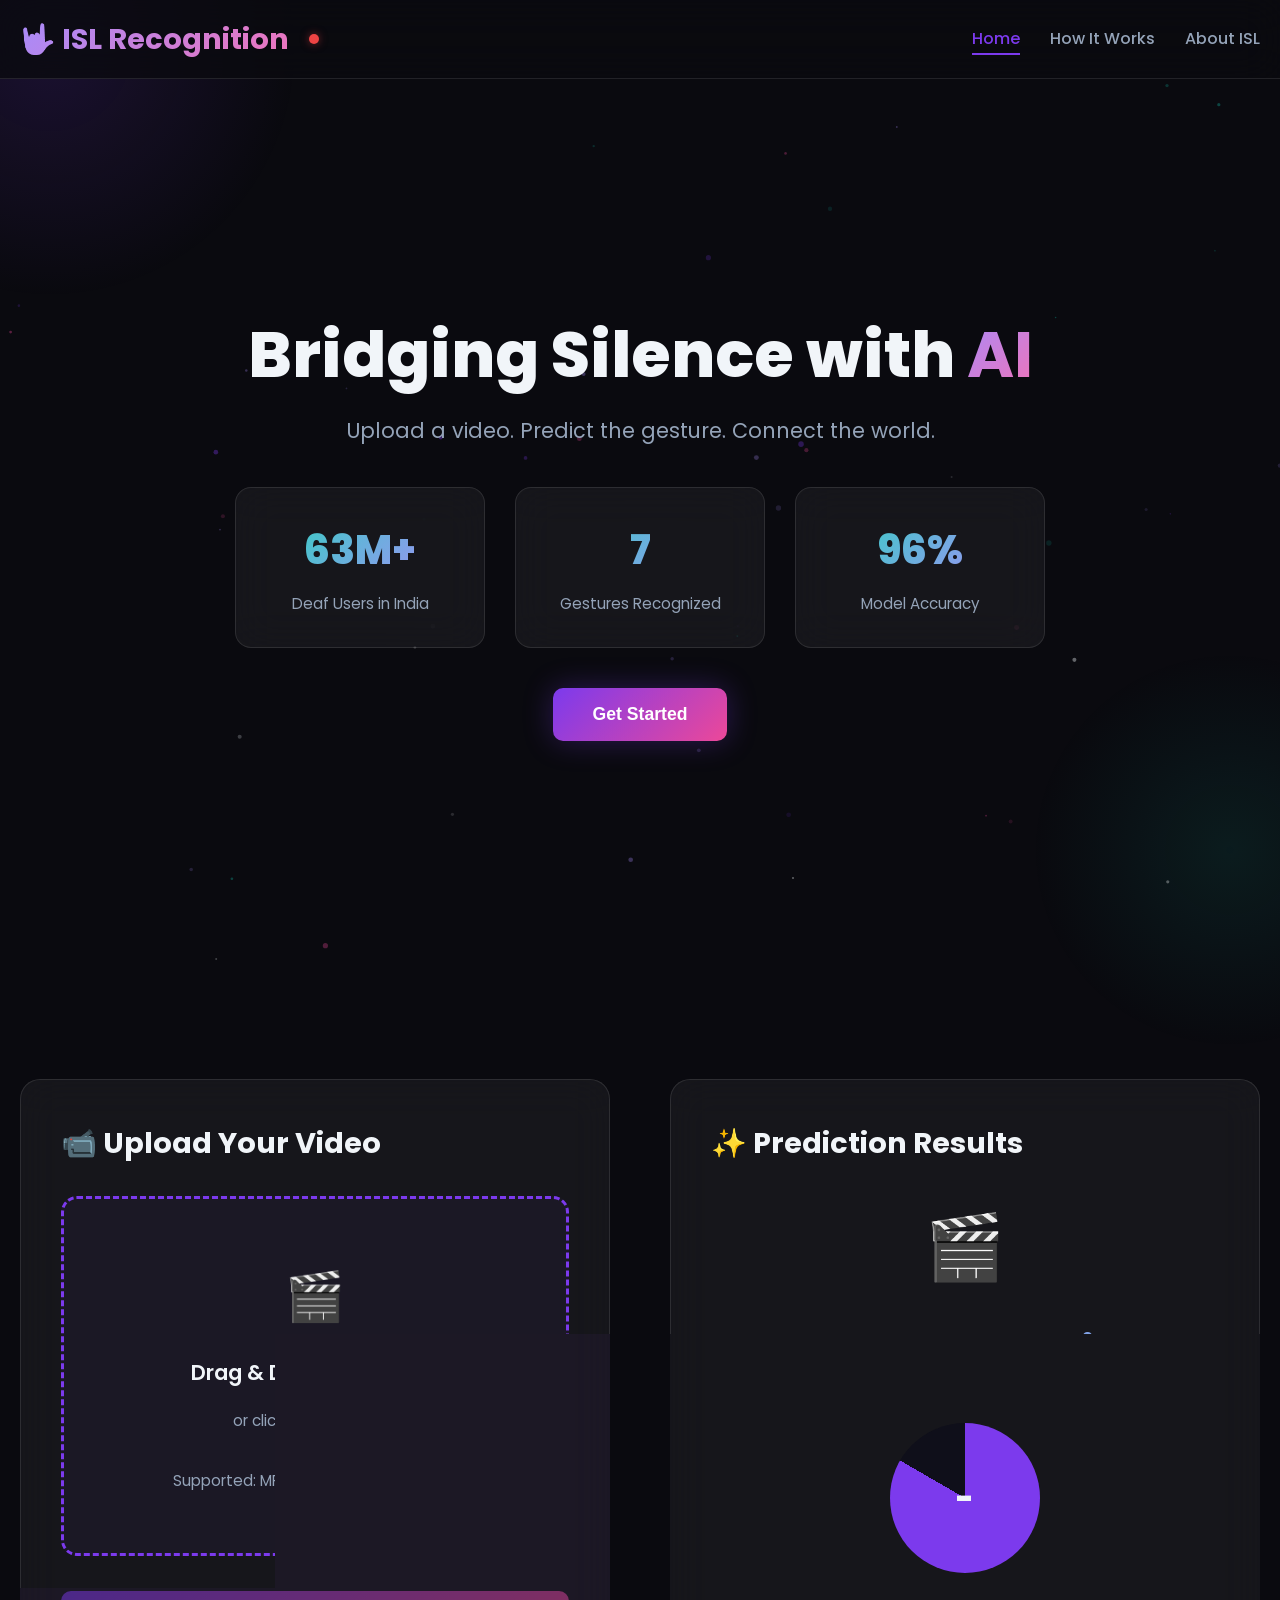
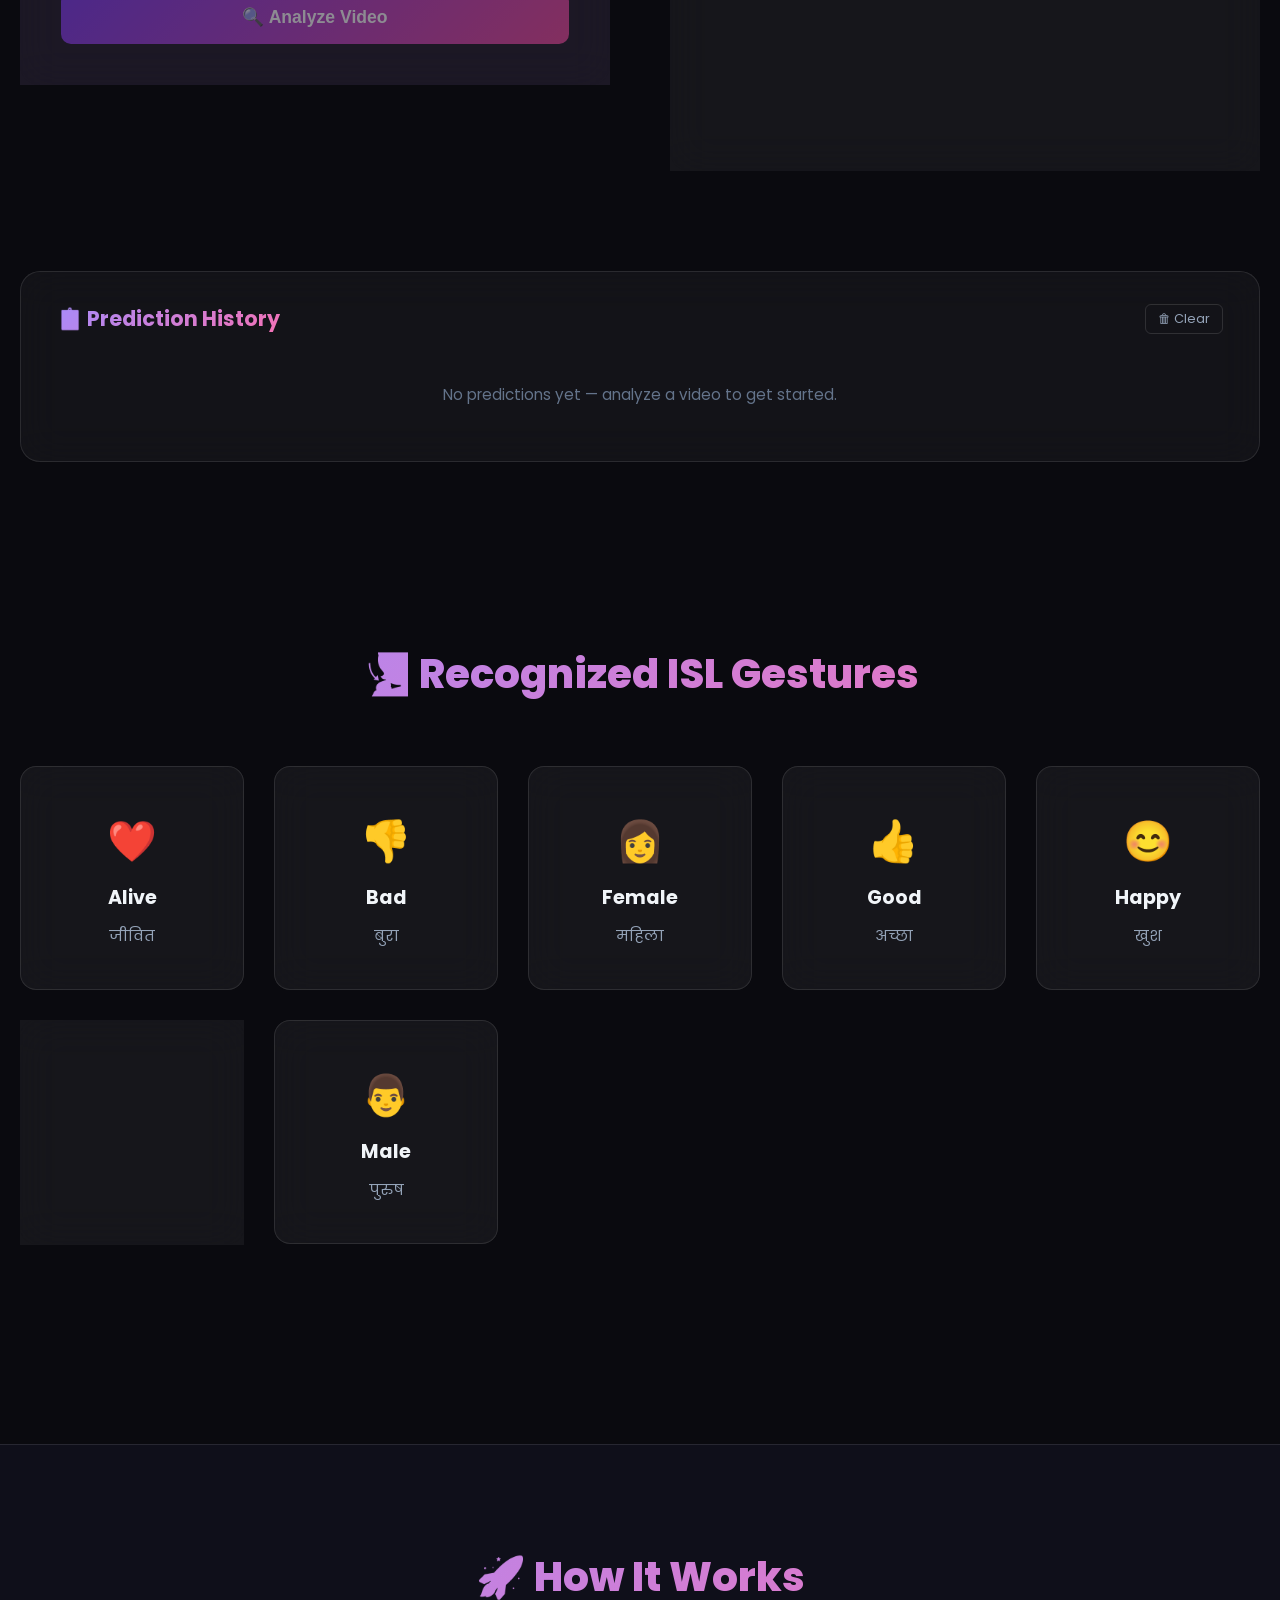
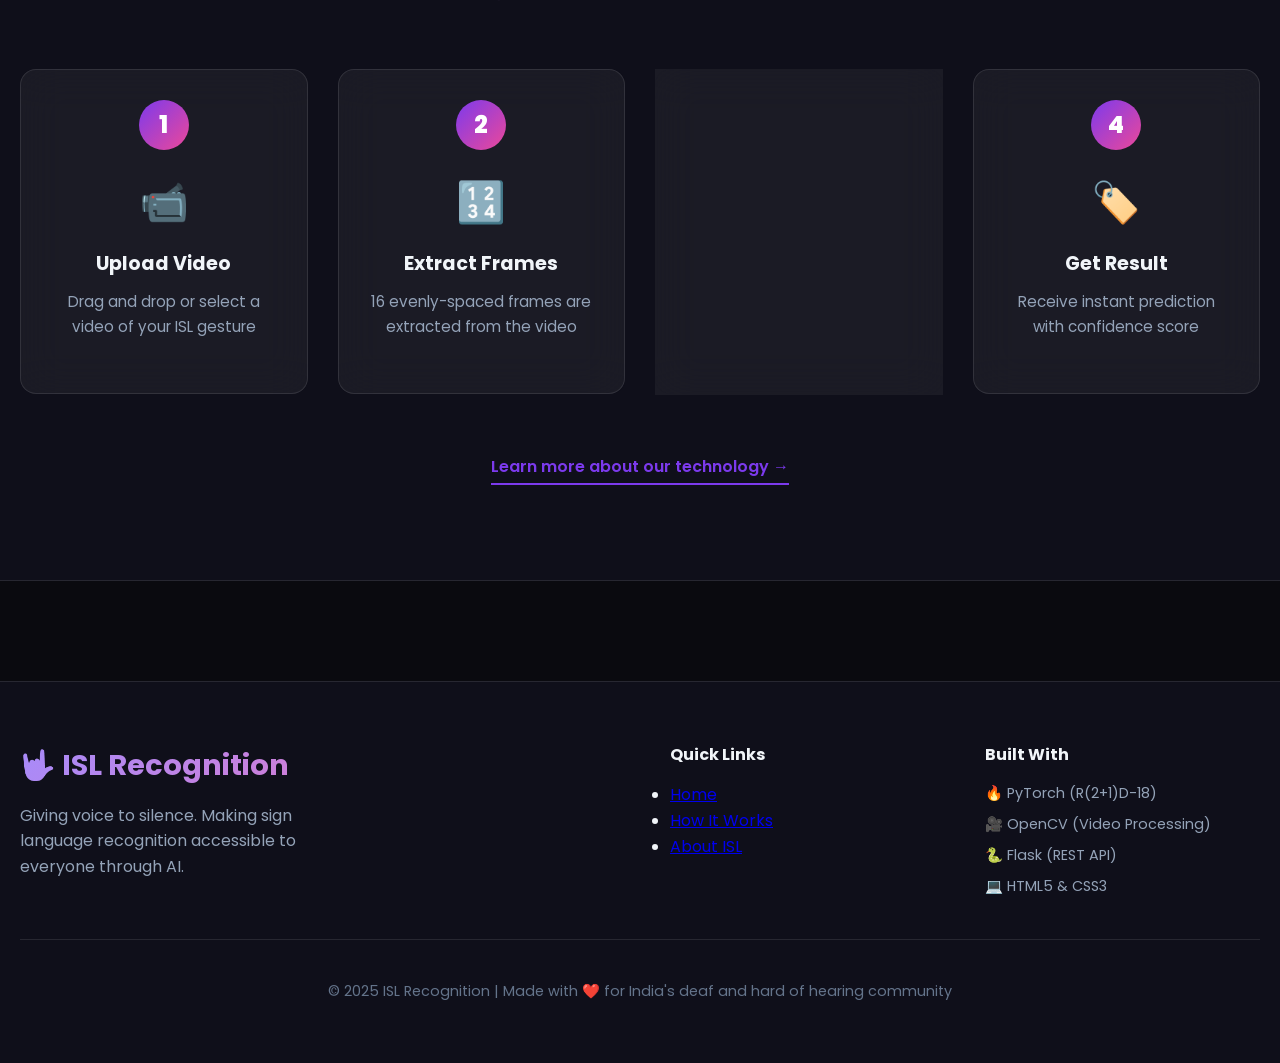
<file: webapp/index.html>
<!DOCTYPE html>
<html lang="en">
<head>
    <meta charset="UTF-8">
    <meta name="viewport" content="width=device-width, initial-scale=1.0">
    <title>ISL Recognition — Bridging Silence with AI</title>
    <link rel="stylesheet" href="style.css">
    <link href="https://fonts.googleapis.com/css2?family=Poppins:wght@300;400;500;600;700;800&display=swap" rel="stylesheet">
</head>
<body>
    <!-- Navigation -->
    <nav>
        <div class="nav-container">
            <div class="nav-logo">🤟 ISL Recognition</div>
            <ul class="nav-links">
                <li><a href="index.html" class="active">Home</a></li>
                <li><a href="how-it-works.html">How It Works</a></li>
                <li><a href="about.html">About ISL</a></li>
            </ul>
        </div>
    </nav>

    <main>
        <!-- Hero Section -->
        <section class="hero">
            <div class="hero-content">
                <h1>Bridging Silence with <strong>AI</strong></h1>
                <p>Upload a video. Predict the gesture. Connect the world.</p>
                
                <div class="stat-counters">
                    <div class="stat-card">
                        <div class="stat-number">63M+</div>
                        <div class="stat-label">Deaf Users in India</div>
                    </div>
                    <div class="stat-card">
                        <div class="stat-number">7</div>
                        <div class="stat-label">Gestures Recognized</div>
                    </div>
                    <div class="stat-card">
                        <div class="stat-number">96%</div>
                        <div class="stat-label">Model Accuracy</div>
                    </div>
                </div>

                <button class="hero-cta" onclick="document.querySelector('.upload-section').scrollIntoView({behavior: 'smooth'})">
                    Get Started
                </button>
            </div>
        </section>

        <!-- Upload & Prediction Section -->
        <section class="upload-section container">
            <!-- Upload Card -->
            <div class="upload-card">
                <h2>📹 Upload Your Video</h2>
                
                <div class="drop-zone" id="drop-zone">
                    <div class="drop-zone-content">
                        <div class="drop-zone-icon">🎬</div>
                        <div class="drop-zone-text">Drag & Drop Your Video</div>
                        <div class="drop-zone-subtext">or click to browse files</div>
                        <div class="drop-zone-subtext" style="margin-top: 15px; color: #94a3b8;">Supported: MP4, AVI, MOV • Max: 100MB</div>
                    </div>
                    <input type="file" id="video-upload" class="file-input" accept="video/mp4,video/avi,video/mov,video/quicktime,video/x-msvideo">
                </div>

                <video id="video-preview" class="video-preview" controls>
                    Your browser does not support the video tag.
                </video>

                <div class="file-info" id="file-info" style="display: none;"></div>

                <div style="display: flex; gap: 10px; margin-top: 15px;">
                    <button id="upload-analyze-btn" class="analyze-btn" style="flex: 1;" disabled>🔍 Analyze Video</button>
                    <button id="change-video-btn" class="analyze-btn" style="flex: 1; background: linear-gradient(135deg, var(--teal), var(--pink)); display: none;" onclick="document.getElementById('video-upload').click()">📁 Change Video</button>
                </div>
            </div>

            <!-- Prediction Card -->
            <div class="prediction-card">
                <h2>✨ Prediction Results</h2>
                
                <div class="prediction-display">
                    <div class="prediction-icon" id="prediction-icon">🎬</div>
                    <div class="prediction-name" id="prediction-name">Ready to Predict</div>
                </div>

                <div class="confidence-meter">
                    <div class="confidence-circle">
                        <div class="confidence-value" id="confidence-value">-</div>
                    </div>
                    <div class="confidence-label">Confidence Score</div>
                </div>

                <div class="class-probabilities" id="class-probabilities" style="display: none;">
                    <div id="prob-bars-container"></div>
                </div>

                <div class="hit-counter">
                    🔥 <span class="hit-number" id="hit-counter">0</span> videos analyzed
                </div>

                <div class="file-info" id="frames-info" style="margin-top: 20px; border-left-color: #14b8a6; display: none;"></div>
            </div>
        </section>

        <!-- Gesture Library Section -->
        <section class="gesture-section container">
            <h2 class="section-title">🧏 Recognized ISL Gestures</h2>
            
            <div class="gesture-grid">
                <div class="gesture-card" data-gesture="alive">
                    <div class="gesture-card-content">
                        <div class="gesture-icon">❤️</div>
                        <div class="gesture-name">Alive</div>
                        <div class="gesture-hindi">जीवित</div>
                    </div>
                </div>
                
                <div class="gesture-card" data-gesture="bad">
                    <div class="gesture-card-content">
                        <div class="gesture-icon">👎</div>
                        <div class="gesture-name">Bad</div>
                        <div class="gesture-hindi">बुरा</div>
                    </div>
                </div>
                
                <div class="gesture-card" data-gesture="female">
                    <div class="gesture-card-content">
                        <div class="gesture-icon">👩</div>
                        <div class="gesture-name">Female</div>
                        <div class="gesture-hindi">महिला</div>
                    </div>
                </div>
                
                <div class="gesture-card" data-gesture="good">
                    <div class="gesture-card-content">
                        <div class="gesture-icon">👍</div>
                        <div class="gesture-name">Good</div>
                        <div class="gesture-hindi">अच्छा</div>
                    </div>
                </div>
                
                <div class="gesture-card" data-gesture="happy">
                    <div class="gesture-card-content">
                        <div class="gesture-icon">😊</div>
                        <div class="gesture-name">Happy</div>
                        <div class="gesture-hindi">खुश</div>
                    </div>
                </div>
                
                <div class="gesture-card" data-gesture="long">
                    <div class="gesture-card-content">
                        <div class="gesture-icon">🙌</div>
                        <div class="gesture-name">Long</div>
                        <div class="gesture-hindi">लंबा</div>
                    </div>
                </div>
                
                <div class="gesture-card" data-gesture="male">
                    <div class="gesture-card-content">
                        <div class="gesture-icon">👨</div>
                        <div class="gesture-name">Male</div>
                        <div class="gesture-hindi">पुरुष</div>
                    </div>
                </div>
            </div>
        </section>

        <!-- How It Works Section -->
        <section class="how-it-works container">
            <h2 class="section-title" style="margin-bottom: 60px;">🚀 How It Works</h2>
            
            <div class="steps-container">
                <div class="step">
                    <div class="step-number">1</div>
                    <div class="step-icon">📹</div>
                    <h3>Upload Video</h3>
                    <p>Drag and drop or select a video of your ISL gesture</p>
                </div>
                
                <div class="step">
                    <div class="step-number">2</div>
                    <div class="step-icon">🔢</div>
                    <h3>Extract Frames</h3>
                    <p>16 evenly-spaced frames are extracted from the video</p>
                </div>
                
                <div class="step">
                    <div class="step-number">3</div>
                    <div class="step-icon">🧠</div>
                    <h3>AI Analysis</h3>
                    <p>Deep learning model analyzes the gesture in real-time</p>
                </div>
                
                <div class="step">
                    <div class="step-number">4</div>
                    <div class="step-icon">🏷️</div>
                    <h3>Get Result</h3>
                    <p>Receive instant prediction with confidence score</p>
                </div>
            </div>

            <div style="text-align: center; margin-top: 60px;">
                <a href="how-it-works.html" style="color: var(--purple); text-decoration: none; font-weight: 600; border-bottom: 2px solid var(--purple); padding-bottom: 5px;">
                    Learn more about our technology →
                </a>
            </div>
        </section>
    </main>

    <!-- Footer -->
    <footer>
        <div class="footer-content">
            <div class="footer-brand">
                <div class="footer-logo">🤟 ISL Recognition</div>
                <div class="footer-tagline">Giving voice to silence. Making sign language recognition accessible to everyone through AI.</div>
            </div>
            
            <div class="footer-tech">
                <div class="footer-section">
                    <h4>Quick Links</h4>
                    <ul>
                        <li><a href="index.html">Home</a></li>
                        <li><a href="how-it-works.html">How It Works</a></li>
                        <li><a href="about.html">About ISL</a></li>
                    </ul>
                </div>
                
                <div class="tech-stack">
                    <h4>Built With</h4>
                    <ul>
                        <li>🔥 PyTorch (R(2+1)D-18)</li>
                        <li>🎥 OpenCV (Video Processing)</li>
                        <li>🐍 Flask (REST API)</li>
                        <li>💻 HTML5 & CSS3</li>
                    </ul>
                </div>
            </div>
        </div>
        
        <div class="footer-bottom">
            <p>© 2025 ISL Recognition | Made with ❤️ for India's deaf and hard of hearing community</p>
        </div>
    </footer>

    <!-- Toast Notification -->
    <div class="toast hidden" id="toast">
        <span id="toast-message"></span>
    </div>

    <script src="app.js"></script>
    <link rel="stylesheet" href="enhancements.css">
    <script src="enhancements.js"></script>
</body>
</html>
</file>
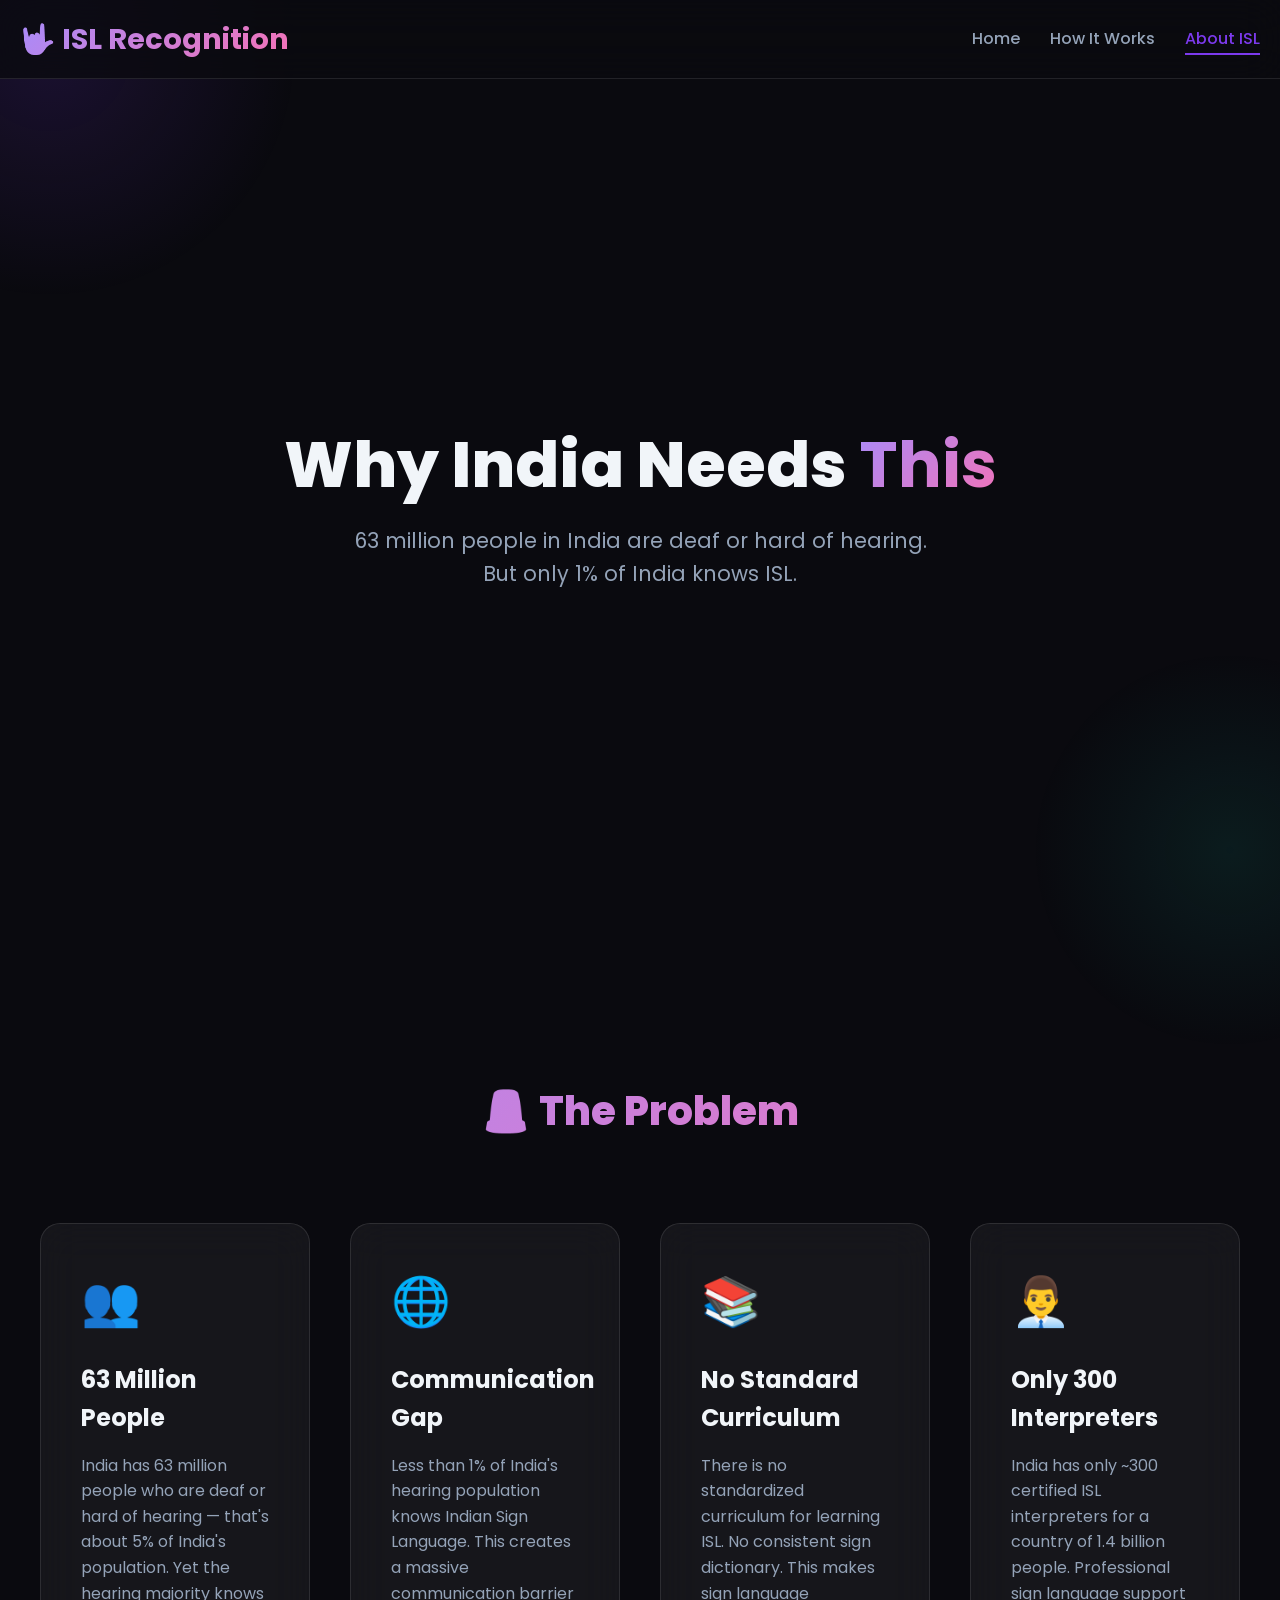
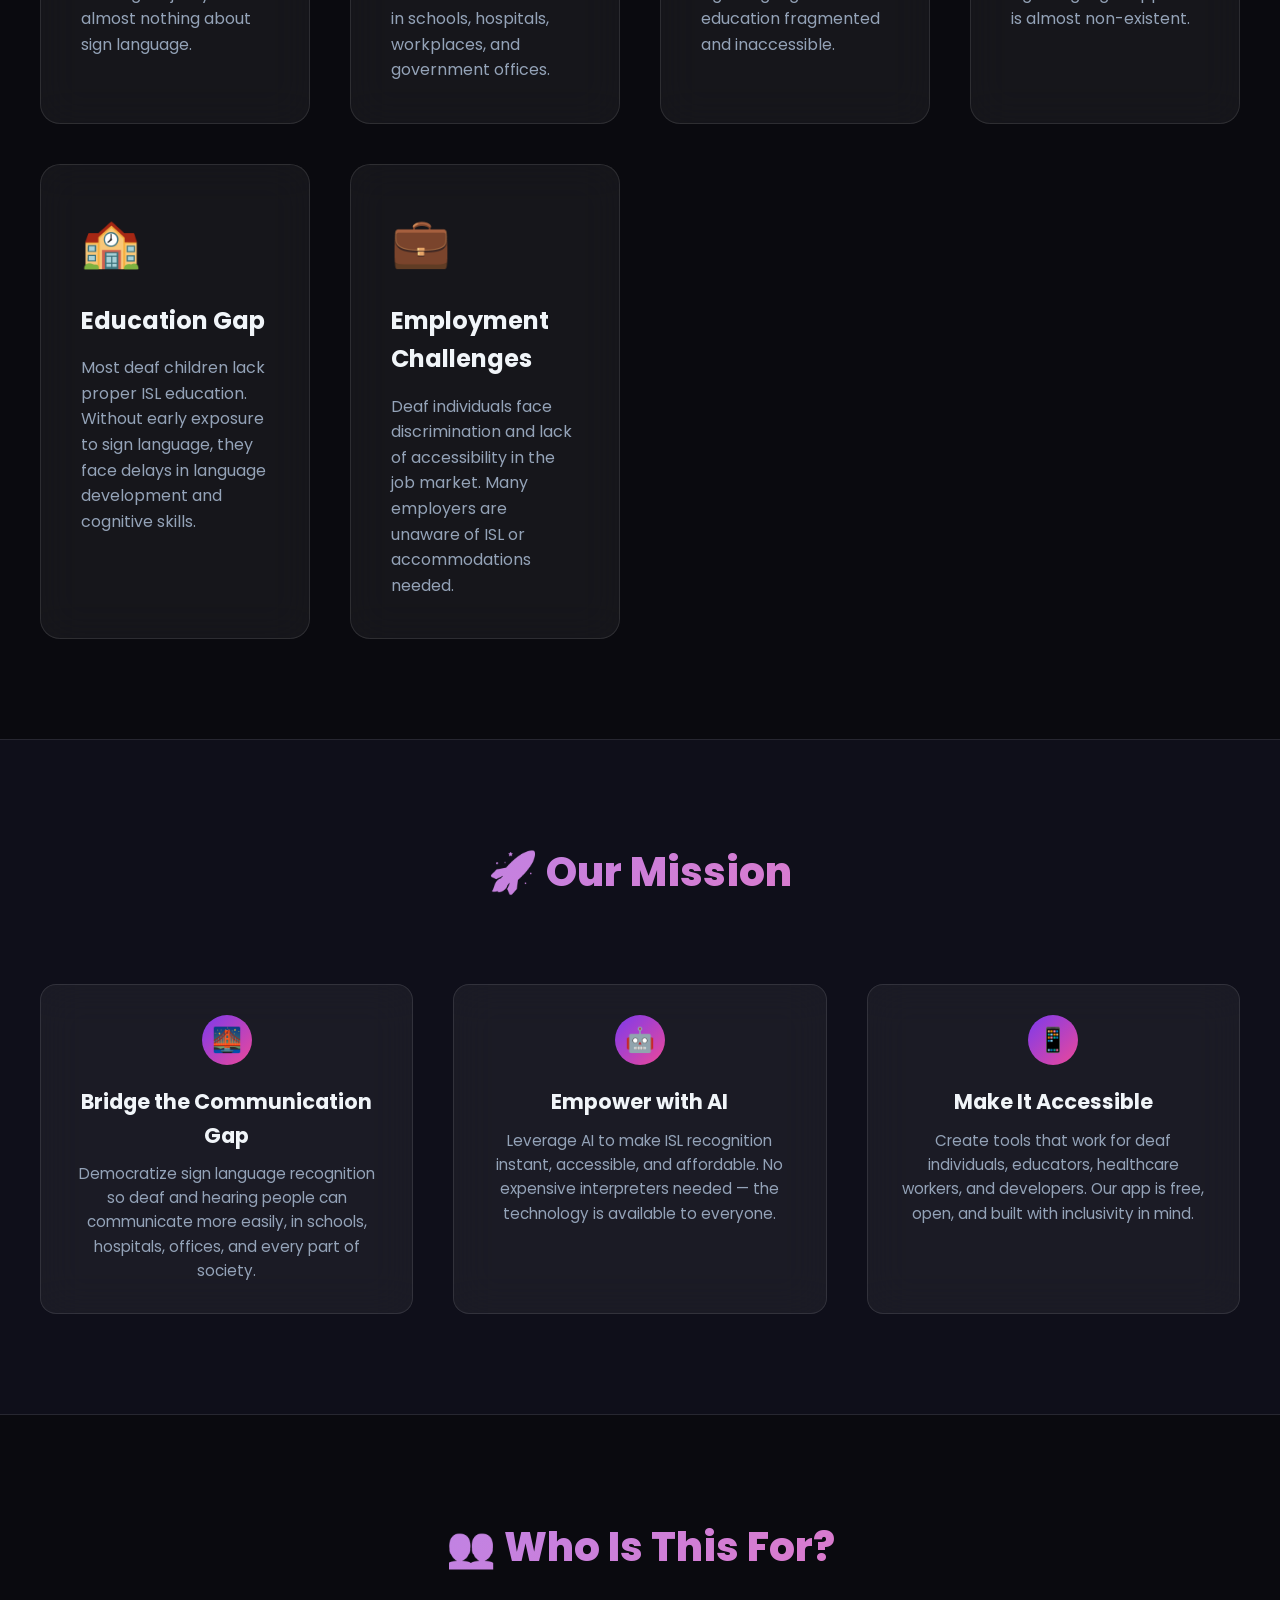
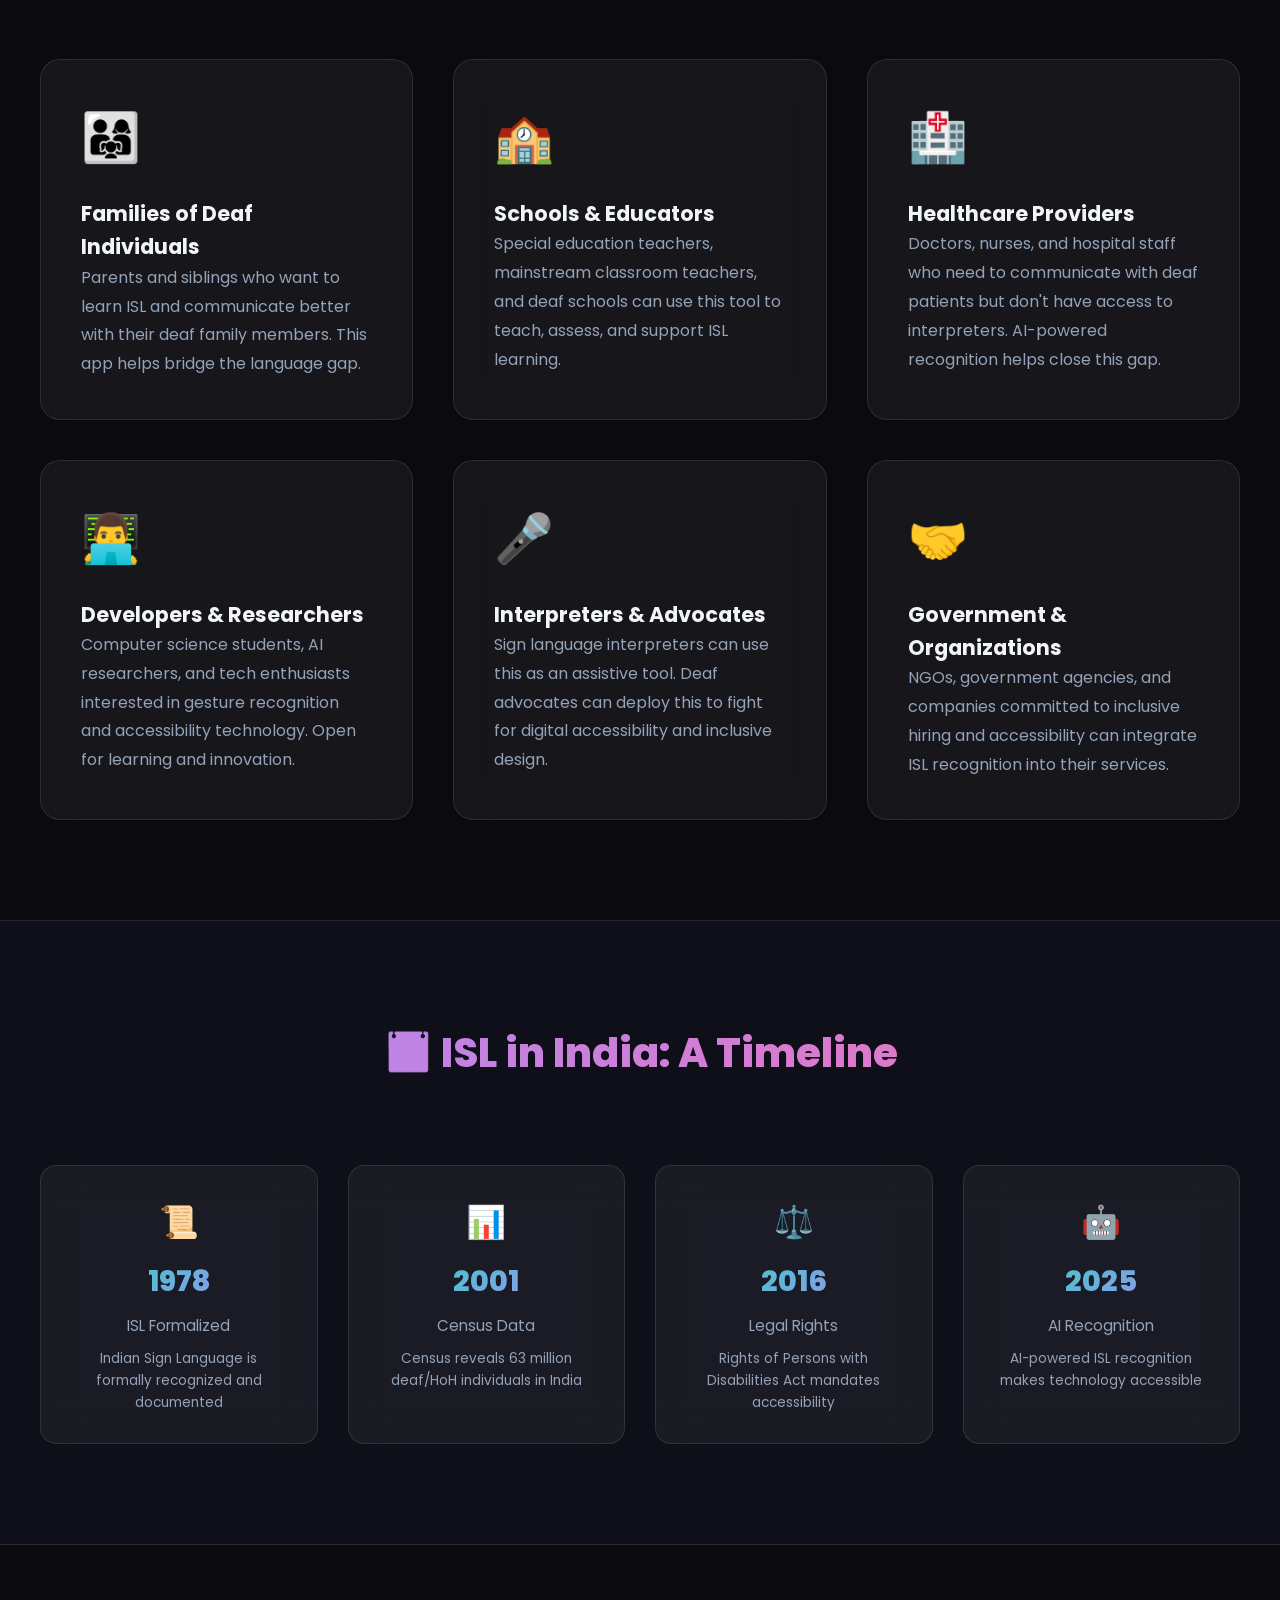
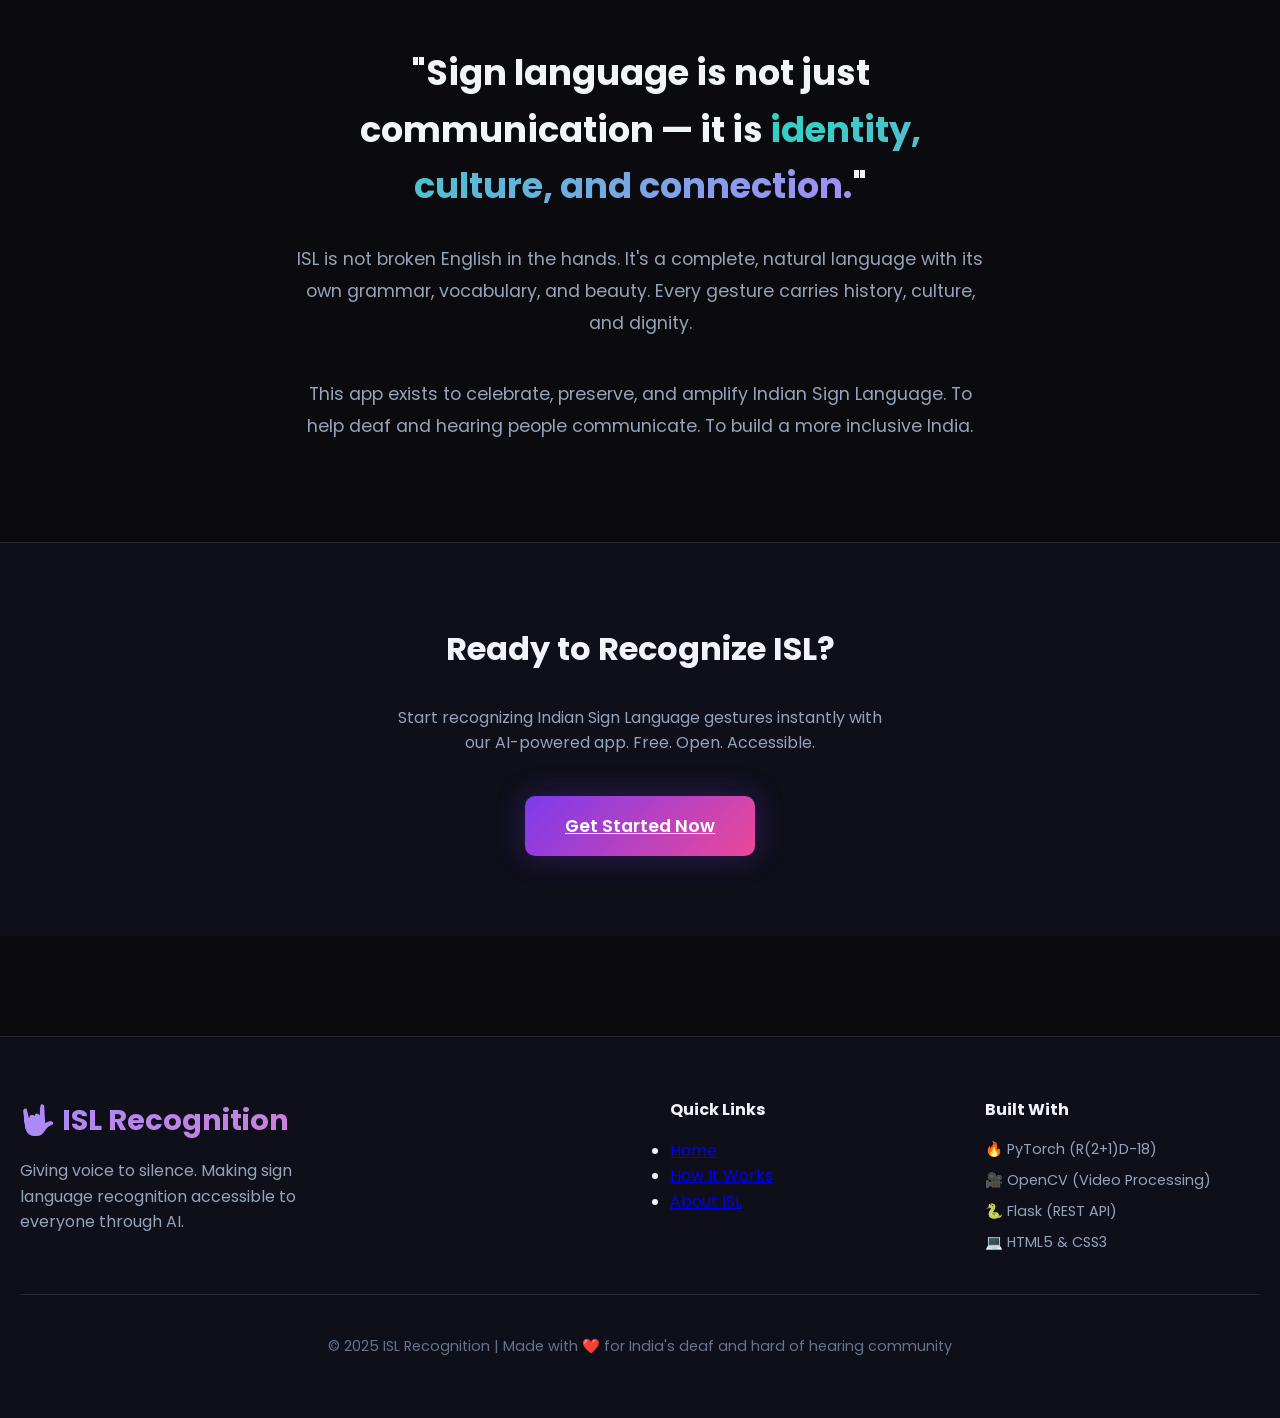
<file: webapp/about.html>
<!DOCTYPE html>
<html lang="en">
<head>
    <meta charset="UTF-8">
    <meta name="viewport" content="width=device-width, initial-scale=1.0">
    <title>About ISL — Indian Sign Language</title>
    <link rel="stylesheet" href="style.css">
    <link href="https://fonts.googleapis.com/css2?family=Poppins:wght@300;400;500;600;700;800&display=swap" rel="stylesheet">
</head>
<body>
    <!-- Navigation -->
    <nav>
        <div class="nav-container">
            <div class="nav-logo">🤟 ISL Recognition</div>
            <ul class="nav-links">
                <li><a href="index.html">Home</a></li>
                <li><a href="how-it-works.html">How It Works</a></li>
                <li><a href="about.html" class="active">About ISL</a></li>
            </ul>
        </div>
    </nav>

    <main>
        <!-- Hero Section -->
        <section class="hero">
            <div class="hero-content">
                <h1>Why India Needs <strong>This</strong></h1>
                <p>63 million people in India are deaf or hard of hearing. But only 1% of India knows ISL.</p>
            </div>
        </section>

        <!-- The Problem -->
        <section style="padding: 100px 20px;">
            <div class="container">
                <h2 class="section-title" style="margin-bottom: 80px;">🚨 The Problem</h2>
                
                <div style="display: grid; grid-template-columns: repeat(auto-fit, minmax(250px, 1fr)); gap: 40px;">
                    <div class="upload-card">
                        <div style="font-size: 3rem; margin-bottom: 20px;">👥</div>
                        <h3 style="font-size: 1.5rem; margin-bottom: 15px;">63 Million People</h3>
                        <p style="color: var(--text-muted);">India has 63 million people who are deaf or hard of hearing — that's about 5% of India's population. Yet the hearing majority knows almost nothing about sign language.</p>
                    </div>

                    <div class="upload-card">
                        <div style="font-size: 3rem; margin-bottom: 20px;">🌐</div>
                        <h3 style="font-size: 1.5rem; margin-bottom: 15px;">Communication Gap</h3>
                        <p style="color: var(--text-muted);">Less than 1% of India's hearing population knows Indian Sign Language. This creates a massive communication barrier in schools, hospitals, workplaces, and government offices.</p>
                    </div>

                    <div class="upload-card">
                        <div style="font-size: 3rem; margin-bottom: 20px;">📚</div>
                        <h3 style="font-size: 1.5rem; margin-bottom: 15px;">No Standard Curriculum</h3>
                        <p style="color: var(--text-muted);">There is no standardized curriculum for learning ISL. No consistent sign dictionary. This makes sign language education fragmented and inaccessible.</p>
                    </div>

                    <div class="upload-card">
                        <div style="font-size: 3rem; margin-bottom: 20px;">👨‍💼</div>
                        <h3 style="font-size: 1.5rem; margin-bottom: 15px;">Only 300 Interpreters</h3>
                        <p style="color: var(--text-muted);">India has only ~300 certified ISL interpreters for a country of 1.4 billion people. Professional sign language support is almost non-existent.</p>
                    </div>

                    <div class="upload-card">
                        <div style="font-size: 3rem; margin-bottom: 20px;">🏫</div>
                        <h3 style="font-size: 1.5rem; margin-bottom: 15px;">Education Gap</h3>
                        <p style="color: var(--text-muted);">Most deaf children lack proper ISL education. Without early exposure to sign language, they face delays in language development and cognitive skills.</p>
                    </div>

                    <div class="upload-card">
                        <div style="font-size: 3rem; margin-bottom: 20px;">💼</div>
                        <h3 style="font-size: 1.5rem; margin-bottom: 15px;">Employment Challenges</h3>
                        <p style="color: var(--text-muted);">Deaf individuals face discrimination and lack of accessibility in the job market. Many employers are unaware of ISL or accommodations needed.</p>
                    </div>
                </div>
            </div>
        </section>

        <!-- Our Mission -->
        <section style="padding: 100px 20px; background: var(--bg-secondary); border-top: 1px solid var(--border-color); border-bottom: 1px solid var(--border-color);">
            <div class="container">
                <h2 class="section-title" style="margin-bottom: 80px;">🚀 Our Mission</h2>
                
                <div style="display: grid; grid-template-columns: repeat(auto-fit, minmax(300px, 1fr)); gap: 40px;">
                    <div class="step">
                        <div class="step-number">🌉</div>
                        <h3 style="font-size: 1.3rem;">Bridge the Communication Gap</h3>
                        <p>Democratize sign language recognition so deaf and hearing people can communicate more easily, in schools, hospitals, offices, and every part of society.</p>
                    </div>

                    <div class="step">
                        <div class="step-number">🤖</div>
                        <h3 style="font-size: 1.3rem;">Empower with AI</h3>
                        <p>Leverage AI to make ISL recognition instant, accessible, and affordable. No expensive interpreters needed — the technology is available to everyone.</p>
                    </div>

                    <div class="step">
                        <div class="step-number">📱</div>
                        <h3 style="font-size: 1.3rem;">Make It Accessible</h3>
                        <p>Create tools that work for deaf individuals, educators, healthcare workers, and developers. Our app is free, open, and built with inclusivity in mind.</p>
                    </div>
                </div>
            </div>
        </section>

        <!-- Who Is This For -->
        <section style="padding: 100px 20px;">
            <div class="container">
                <h2 class="section-title" style="margin-bottom: 80px;">👥 Who Is This For?</h2>
                
                <div style="display: grid; grid-template-columns: repeat(auto-fit, minmax(280px, 1fr)); gap: 40px;">
                    <div class="upload-card">
                        <div style="font-size: 3rem; margin-bottom: 20px;">👨‍👩‍👧</div>
                        <h3 style="font-size: 1.3rem;">Families of Deaf Individuals</h3>
                        <p style="color: var(--text-muted); line-height: 1.8;">
                            Parents and siblings who want to learn ISL and communicate better with their deaf family members. This app helps bridge the language gap.
                        </p>
                    </div>

                    <div class="upload-card">
                        <div style="font-size: 3rem; margin-bottom: 20px;">🏫</div>
                        <h3 style="font-size: 1.3rem;">Schools & Educators</h3>
                        <p style="color: var(--text-muted); line-height: 1.8;">
                            Special education teachers, mainstream classroom teachers, and deaf schools can use this tool to teach, assess, and support ISL learning.
                        </p>
                    </div>

                    <div class="upload-card">
                        <div style="font-size: 3rem; margin-bottom: 20px;">🏥</div>
                        <h3 style="font-size: 1.3rem;">Healthcare Providers</h3>
                        <p style="color: var(--text-muted); line-height: 1.8;">
                            Doctors, nurses, and hospital staff who need to communicate with deaf patients but don't have access to interpreters. AI-powered recognition helps close this gap.
                        </p>
                    </div>

                    <div class="upload-card">
                        <div style="font-size: 3rem; margin-bottom: 20px;">👨‍💻</div>
                        <h3 style="font-size: 1.3rem;">Developers & Researchers</h3>
                        <p style="color: var(--text-muted); line-height: 1.8;">
                            Computer science students, AI researchers, and tech enthusiasts interested in gesture recognition and accessibility technology. Open for learning and innovation.
                        </p>
                    </div>

                    <div class="upload-card">
                        <div style="font-size: 3rem; margin-bottom: 20px;">🎤</div>
                        <h3 style="font-size: 1.3rem;">Interpreters & Advocates</h3>
                        <p style="color: var(--text-muted); line-height: 1.8;">
                            Sign language interpreters can use this as an assistive tool. Deaf advocates can deploy this to fight for digital accessibility and inclusive design.
                        </p>
                    </div>

                    <div class="upload-card">
                        <div style="font-size: 3rem; margin-bottom: 20px;">🤝</div>
                        <h3 style="font-size: 1.3rem;">Government & Organizations</h3>
                        <p style="color: var(--text-muted); line-height: 1.8;">
                            NGOs, government agencies, and companies committed to inclusive hiring and accessibility can integrate ISL recognition into their services.
                        </p>
                    </div>
                </div>
            </div>
        </section>

        <!-- Impact in India -->
        <section style="padding: 100px 20px; background: var(--bg-secondary); border-top: 1px solid var(--border-color); border-bottom: 1px solid var(--border-color);">
            <div class="container">
                <h2 class="section-title" style="margin-bottom: 80px;">📅 ISL in India: A Timeline</h2>
                
                <div style="display: grid; grid-template-columns: repeat(auto-fit, minmax(200px, 1fr)); gap: 30px;">
                    <div class="stat-card">
                        <div style="font-size: 2rem; margin-bottom: 10px;">📜</div>
                        <div class="stat-number" style="font-size: 1.8rem;">1978</div>
                        <div class="stat-label">ISL Formalized</div>
                        <p style="color: var(--text-muted); font-size: 0.85rem; margin-top: 10px;">Indian Sign Language is formally recognized and documented</p>
                    </div>

                    <div class="stat-card">
                        <div style="font-size: 2rem; margin-bottom: 10px;">📊</div>
                        <div class="stat-number" style="font-size: 1.8rem;">2001</div>
                        <div class="stat-label">Census Data</div>
                        <p style="color: var(--text-muted); font-size: 0.85rem; margin-top: 10px;">Census reveals 63 million deaf/HoH individuals in India</p>
                    </div>

                    <div class="stat-card">
                        <div style="font-size: 2rem; margin-bottom: 10px;">⚖️</div>
                        <div class="stat-number" style="font-size: 1.8rem;">2016</div>
                        <div class="stat-label">Legal Rights</div>
                        <p style="color: var(--text-muted); font-size: 0.85rem; margin-top: 10px;">Rights of Persons with Disabilities Act mandates accessibility</p>
                    </div>

                    <div class="stat-card">
                        <div style="font-size: 2rem; margin-bottom: 10px;">🤖</div>
                        <div class="stat-number" style="font-size: 1.8rem;">2025</div>
                        <div class="stat-label">AI Recognition</div>
                        <p style="color: var(--text-muted); font-size: 0.85rem; margin-top: 10px;">AI-powered ISL recognition makes technology accessible</p>
                    </div>
                </div>
            </div>
        </section>

        <!-- Quote Section -->
        <section style="padding: 100px 20px; text-align: center;">
            <div class="container">
                <div style="max-width: 700px; margin: 0 auto;">
                    <h2 style="font-size: 2.2rem; margin-bottom: 30px; color: var(--text);">
                        "Sign language is not just communication — it is <strong style="background: linear-gradient(135deg, var(--teal-light), var(--purple-light)); -webkit-background-clip: text; -webkit-text-fill-color: transparent; background-clip: text;">identity, culture, and connection.</strong>"
                    </h2>
                    <p style="color: var(--text-muted); font-size: 1.1rem; line-height: 1.8; margin-bottom: 40px;">
                        ISL is not broken English in the hands. It's a complete, natural language with its own grammar, vocabulary, and beauty. Every gesture carries history, culture, and dignity.
                    </p>
                    <p style="color: var(--text-muted); font-size: 1.1rem; line-height: 1.8;">
                        This app exists to celebrate, preserve, and amplify Indian Sign Language. To help deaf and hearing people communicate. To build a more inclusive India.
                    </p>
                </div>
            </div>
        </section>

        <!-- CTA Section -->
        <section style="padding: 80px 20px; background: var(--bg-secondary); border-top: 1px solid var(--border-color);">
            <div class="container" style="text-align: center;">
                <h2 style="font-size: 2rem; margin-bottom: 30px;">Ready to Recognize ISL?</h2>
                <p style="color: var(--text-muted); margin-bottom: 40px; max-width: 500px; margin-left: auto; margin-right: auto;">
                    Start recognizing Indian Sign Language gestures instantly with our AI-powered app. Free. Open. Accessible.
                </p>
                <a href="index.html" class="hero-cta" style="display: inline-block;">Get Started Now</a>
            </div>
        </section>
    </main>

    <!-- Footer -->
    <footer>
        <div class="footer-content">
            <div class="footer-brand">
                <div class="footer-logo">🤟 ISL Recognition</div>
                <div class="footer-tagline">Giving voice to silence. Making sign language recognition accessible to everyone through AI.</div>
            </div>
            
            <div class="footer-tech">
                <div class="footer-section">
                    <h4>Quick Links</h4>
                    <ul>
                        <li><a href="index.html">Home</a></li>
                        <li><a href="how-it-works.html">How It Works</a></li>
                        <li><a href="about.html">About ISL</a></li>
                    </ul>
                </div>
                
                <div class="tech-stack">
                    <h4>Built With</h4>
                    <ul>
                        <li>🔥 PyTorch (R(2+1)D-18)</li>
                        <li>🎥 OpenCV (Video Processing)</li>
                        <li>🐍 Flask (REST API)</li>
                        <li>💻 HTML5 & CSS3</li>
                    </ul>
                </div>
            </div>
        </div>
        
        <div class="footer-bottom">
            <p>© 2025 ISL Recognition | Made with ❤️ for India's deaf and hard of hearing community</p>
        </div>
    </footer>

    <script>
        // Set active nav link
        document.querySelectorAll('.nav-links a').forEach(link => {
            if (link.getAttribute('href') === 'about.html') {
                link.classList.add('active');
            }
        });
    </script>
</body>
</html>
</file>
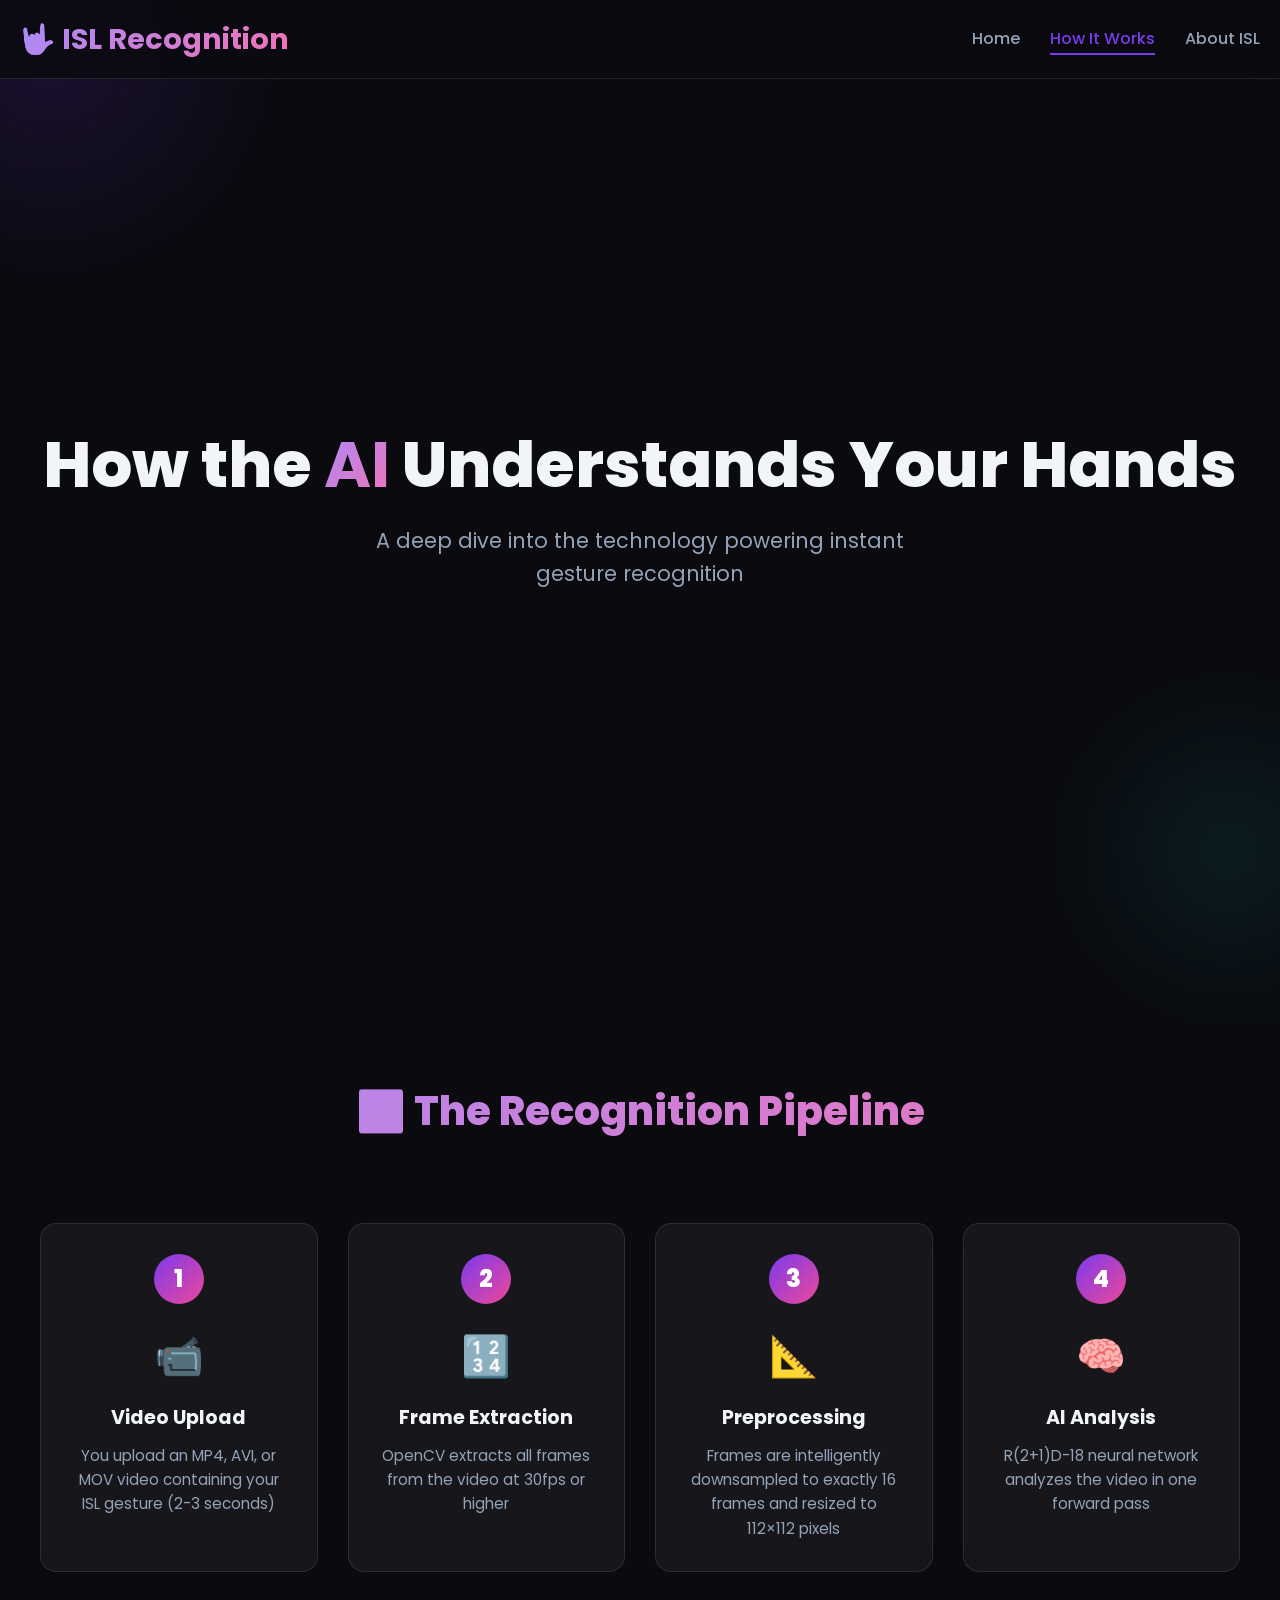
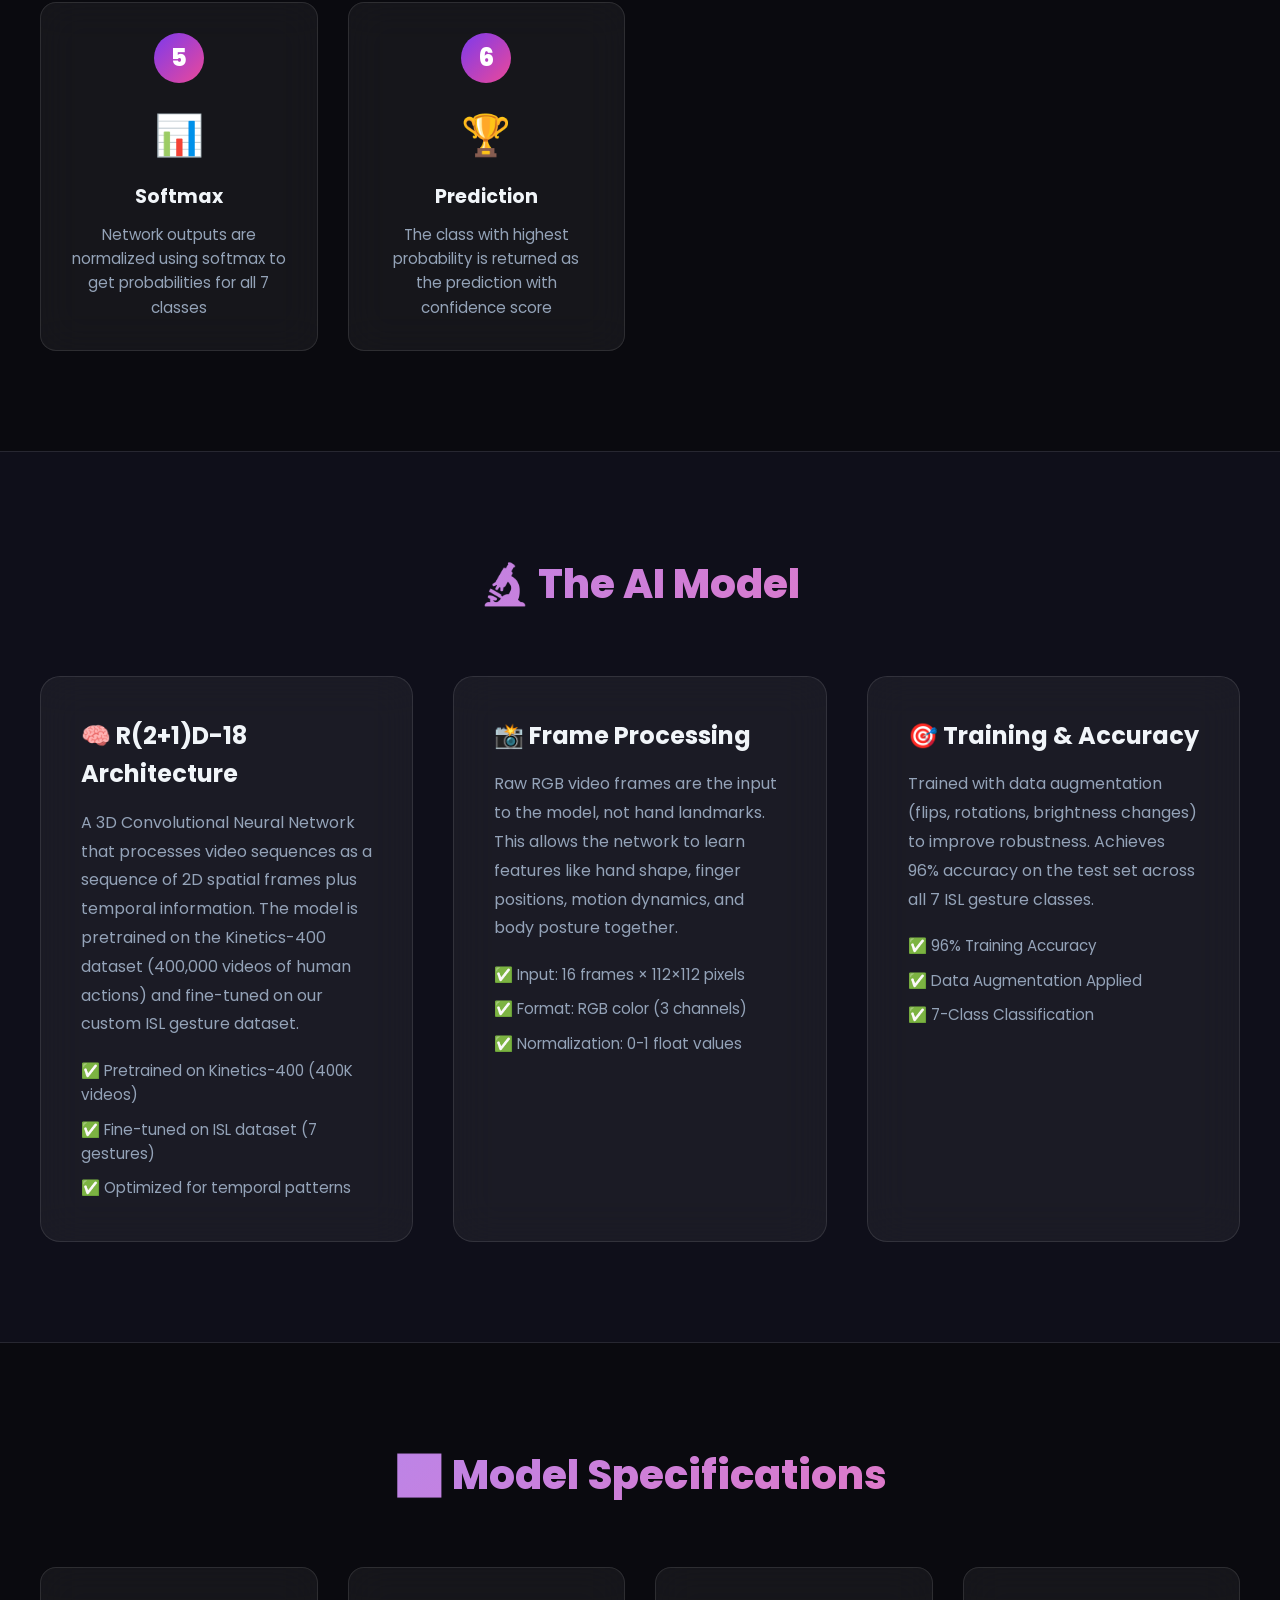
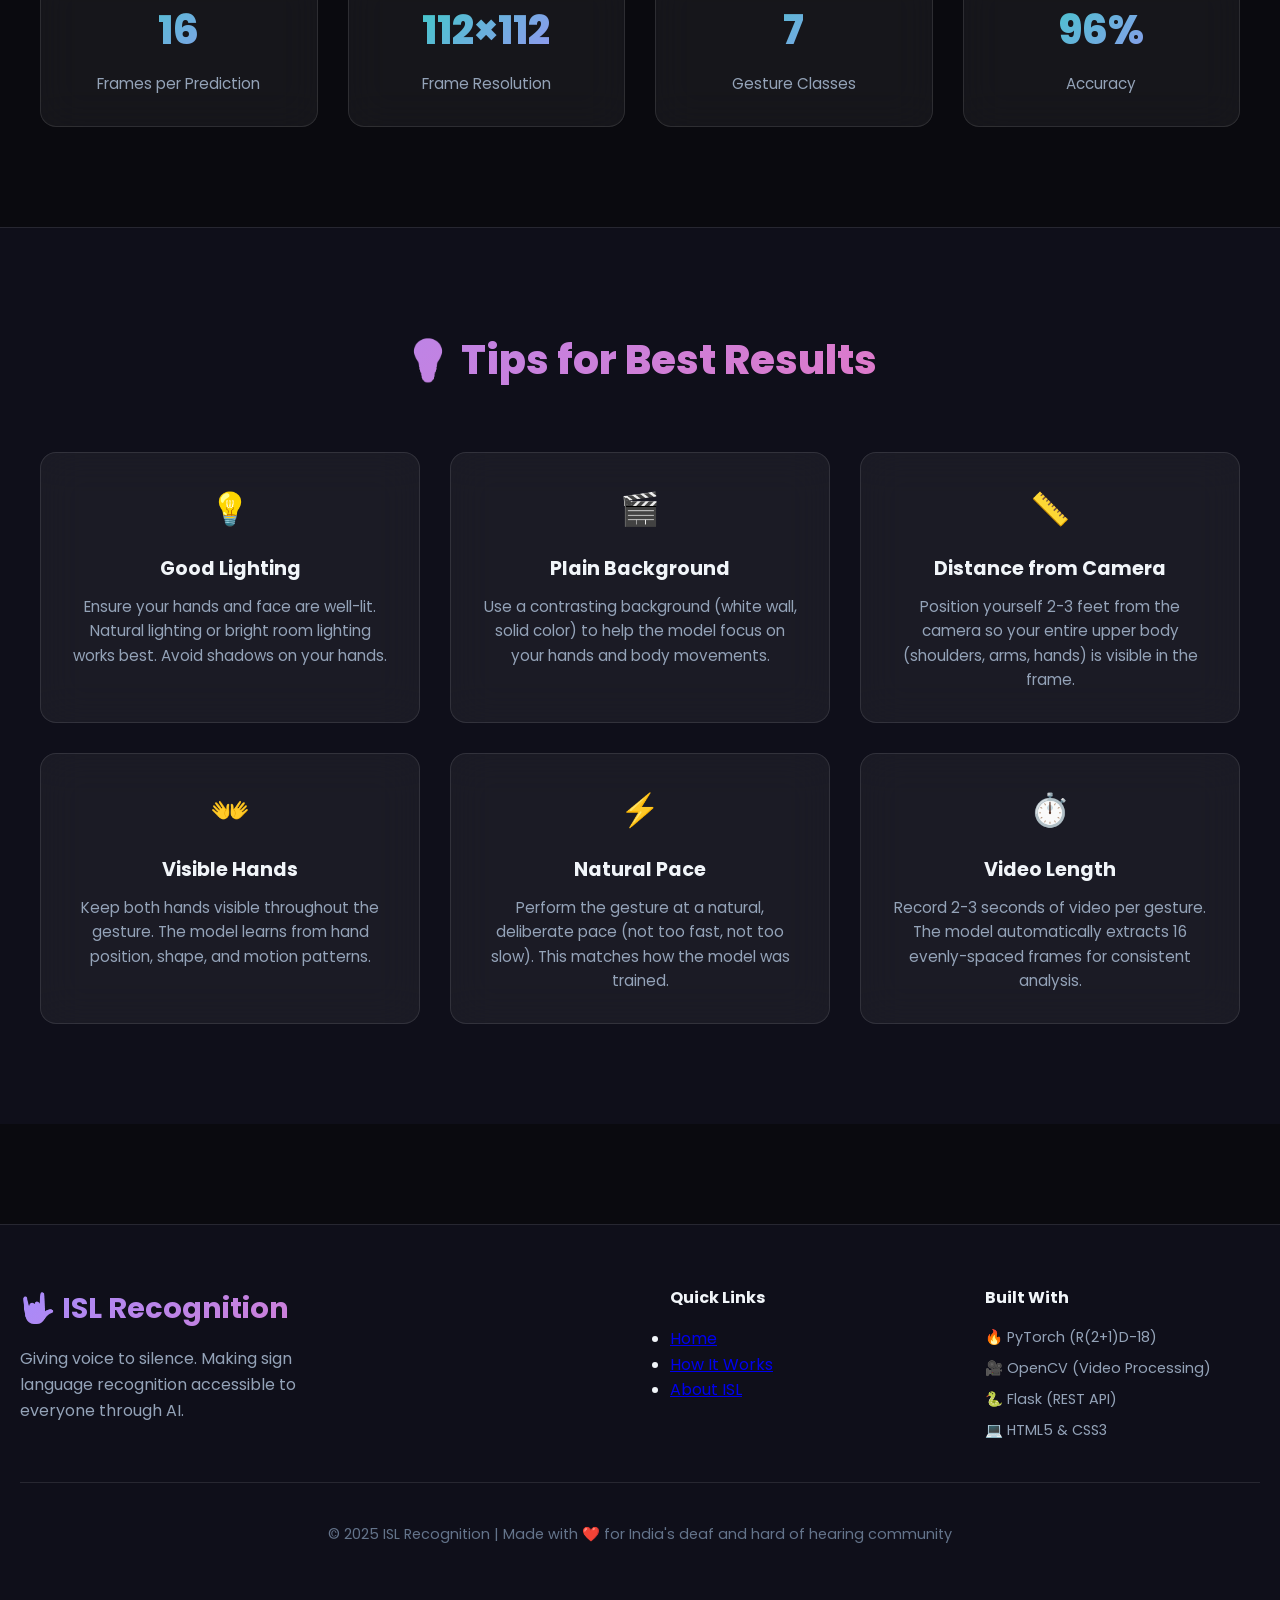
<file: webapp/how-it-works.html>
<!DOCTYPE html>
<html lang="en">
<head>
    <meta charset="UTF-8">
    <meta name="viewport" content="width=device-width, initial-scale=1.0">
    <title>How It Works — ISL Recognition</title>
    <link rel="stylesheet" href="style.css">
    <link href="https://fonts.googleapis.com/css2?family=Poppins:wght@300;400;500;600;700;800&display=swap" rel="stylesheet">
</head>
<body>
    <!-- Navigation -->
    <nav>
        <div class="nav-container">
            <div class="nav-logo">🤟 ISL Recognition</div>
            <ul class="nav-links">
                <li><a href="index.html">Home</a></li>
                <li><a href="how-it-works.html" class="active">How It Works</a></li>
                <li><a href="about.html">About ISL</a></li>
            </ul>
        </div>
    </nav>

    <main>
        <!-- Hero Section -->
        <section class="hero">
            <div class="hero-content">
                <h1>How the <strong>AI</strong> Understands Your Hands</h1>
                <p>A deep dive into the technology powering instant gesture recognition</p>
            </div>
        </section>

        <!-- Pipeline Section -->
        <section style="padding: 100px 20px;">
            <div class="container">
                <h2 class="section-title" style="margin-bottom: 80px;">🔄 The Recognition Pipeline</h2>
                
                <div class="steps-container">
                    <div class="step" style="position: relative;">
                        <div class="step-number">1</div>
                        <div class="step-icon">📹</div>
                        <h3>Video Upload</h3>
                        <p>You upload an MP4, AVI, or MOV video containing your ISL gesture (2-3 seconds)</p>
                    </div>
                    
                    <div class="step" style="position: relative;">
                        <div class="step-number">2</div>
                        <div class="step-icon">🔢</div>
                        <h3>Frame Extraction</h3>
                        <p>OpenCV extracts all frames from the video at 30fps or higher</p>
                    </div>
                    
                    <div class="step" style="position: relative;">
                        <div class="step-number">3</div>
                        <div class="step-icon">📐</div>
                        <h3>Preprocessing</h3>
                        <p>Frames are intelligently downsampled to exactly 16 frames and resized to 112×112 pixels</p>
                    </div>
                    
                    <div class="step" style="position: relative;">
                        <div class="step-number">4</div>
                        <div class="step-icon">🧠</div>
                        <h3>AI Analysis</h3>
                        <p>R(2+1)D-18 neural network analyzes the video in one forward pass</p>
                    </div>
                    
                    <div class="step" style="position: relative;">
                        <div class="step-number">5</div>
                        <div class="step-icon">📊</div>
                        <h3>Softmax</h3>
                        <p>Network outputs are normalized using softmax to get probabilities for all 7 classes</p>
                    </div>
                    
                    <div class="step" style="position: relative;">
                        <div class="step-number">6</div>
                        <div class="step-icon">🏆</div>
                        <h3>Prediction</h3>
                        <p>The class with highest probability is returned as the prediction with confidence score</p>
                    </div>
                </div>
            </div>
        </section>

        <!-- Model Deep Dive Section -->
        <section style="padding: 100px 20px; background: var(--bg-secondary); border-top: 1px solid var(--border-color); border-bottom: 1px solid var(--border-color);">
            <div class="container">
                <h2 class="section-title" style="margin-bottom: 60px;">🔬 The AI Model</h2>
                
                <div style="display: grid; grid-template-columns: repeat(auto-fit, minmax(300px, 1fr)); gap: 40px;">
                    <div class="upload-card" style="min-height: auto;">
                        <h3 style="font-size: 1.5rem; margin-bottom: 15px;">🧠 R(2+1)D-18 Architecture</h3>
                        <p style="color: var(--text-muted); line-height: 1.8;">
                            A 3D Convolutional Neural Network that processes video sequences as a sequence of 2D spatial frames plus temporal information. The model is pretrained on the Kinetics-400 dataset (400,000 videos of human actions) and fine-tuned on our custom ISL gesture dataset.
                        </p>
                        <ul style="margin-top: 20px; list-style: none; display: flex; flex-direction: column; gap: 10px; color: var(--text-muted); font-size: 0.95rem;">
                            <li>✅ Pretrained on Kinetics-400 (400K videos)</li>
                            <li>✅ Fine-tuned on ISL dataset (7 gestures)</li>
                            <li>✅ Optimized for temporal patterns</li>
                        </ul>
                    </div>

                    <div class="upload-card" style="min-height: auto;">
                        <h3 style="font-size: 1.5rem; margin-bottom: 15px;">📸 Frame Processing</h3>
                        <p style="color: var(--text-muted); line-height: 1.8;">
                            Raw RGB video frames are the input to the model, not hand landmarks. This allows the network to learn features like hand shape, finger positions, motion dynamics, and body posture together.
                        </p>
                        <ul style="margin-top: 20px; list-style: none; display: flex; flex-direction: column; gap: 10px; color: var(--text-muted); font-size: 0.95rem;">
                            <li>✅ Input: 16 frames × 112×112 pixels</li>
                            <li>✅ Format: RGB color (3 channels)</li>
                            <li>✅ Normalization: 0-1 float values</li>
                        </ul>
                    </div>

                    <div class="upload-card" style="min-height: auto;">
                        <h3 style="font-size: 1.5rem; margin-bottom: 15px;">🎯 Training & Accuracy</h3>
                        <p style="color: var(--text-muted); line-height: 1.8;">
                            Trained with data augmentation (flips, rotations, brightness changes) to improve robustness. Achieves 96% accuracy on the test set across all 7 ISL gesture classes.
                        </p>
                        <ul style="margin-top: 20px; list-style: none; display: flex; flex-direction: column; gap: 10px; color: var(--text-muted); font-size: 0.95rem;">
                            <li>✅ 96% Training Accuracy</li>
                            <li>✅ Data Augmentation Applied</li>
                            <li>✅ 7-Class Classification</li>
                        </ul>
                    </div>
                </div>
            </div>
        </section>

        <!-- Model Stats -->
        <section style="padding: 100px 20px;">
            <div class="container">
                <h2 class="section-title" style="margin-bottom: 60px;">📊 Model Specifications</h2>
                
                <div style="display: grid; grid-template-columns: repeat(auto-fit, minmax(200px, 1fr)); gap: 30px;">
                    <div class="stat-card">
                        <div class="stat-number">16</div>
                        <div class="stat-label">Frames per Prediction</div>
                    </div>
                    
                    <div class="stat-card">
                        <div class="stat-number">112×112</div>
                        <div class="stat-label">Frame Resolution</div>
                    </div>
                    
                    <div class="stat-card">
                        <div class="stat-number">7</div>
                        <div class="stat-label">Gesture Classes</div>
                    </div>
                    
                    <div class="stat-card">
                        <div class="stat-number">96%</div>
                        <div class="stat-label">Accuracy</div>
                    </div>
                </div>
            </div>
        </section>

        <!-- Tips Section -->
        <section style="padding: 100px 20px; background: var(--bg-secondary); border-top: 1px solid var(--border-color);">
            <div class="container">
                <h2 class="section-title" style="margin-bottom: 60px;">💡 Tips for Best Results</h2>
                
                <div style="display: grid; grid-template-columns: repeat(auto-fit, minmax(280px, 1fr)); gap: 30px;">
                    <div class="step" style="position: relative;">
                        <div class="step-icon" style="font-size: 2rem; margin-bottom: 20px;">💡</div>
                        <h3>Good Lighting</h3>
                        <p>Ensure your hands and face are well-lit. Natural lighting or bright room lighting works best. Avoid shadows on your hands.</p>
                    </div>
                    
                    <div class="step" style="position: relative;">
                        <div class="step-icon" style="font-size: 2rem; margin-bottom: 20px;">🎬</div>
                        <h3>Plain Background</h3>
                        <p>Use a contrasting background (white wall, solid color) to help the model focus on your hands and body movements.</p>
                    </div>
                    
                    <div class="step" style="position: relative;">
                        <div class="step-icon" style="font-size: 2rem; margin-bottom: 20px;">📏</div>
                        <h3>Distance from Camera</h3>
                        <p>Position yourself 2-3 feet from the camera so your entire upper body (shoulders, arms, hands) is visible in the frame.</p>
                    </div>
                    
                    <div class="step" style="position: relative;">
                        <div class="step-icon" style="font-size: 2rem; margin-bottom: 20px;">👐</div>
                        <h3>Visible Hands</h3>
                        <p>Keep both hands visible throughout the gesture. The model learns from hand position, shape, and motion patterns.</p>
                    </div>
                    
                    <div class="step" style="position: relative;">
                        <div class="step-icon" style="font-size: 2rem; margin-bottom: 20px;">⚡</div>
                        <h3>Natural Pace</h3>
                        <p>Perform the gesture at a natural, deliberate pace (not too fast, not too slow). This matches how the model was trained.</p>
                    </div>
                    
                    <div class="step" style="position: relative;">
                        <div class="step-icon" style="font-size: 2rem; margin-bottom: 20px;">⏱️</div>
                        <h3>Video Length</h3>
                        <p>Record 2-3 seconds of video per gesture. The model automatically extracts 16 evenly-spaced frames for consistent analysis.</p>
                    </div>
                </div>
            </div>
        </section>
    </main>

    <!-- Footer -->
    <footer>
        <div class="footer-content">
            <div class="footer-brand">
                <div class="footer-logo">🤟 ISL Recognition</div>
                <div class="footer-tagline">Giving voice to silence. Making sign language recognition accessible to everyone through AI.</div>
            </div>
            
            <div class="footer-tech">
                <div class="footer-section">
                    <h4>Quick Links</h4>
                    <ul>
                        <li><a href="index.html">Home</a></li>
                        <li><a href="how-it-works.html">How It Works</a></li>
                        <li><a href="about.html">About ISL</a></li>
                    </ul>
                </div>
                
                <div class="tech-stack">
                    <h4>Built With</h4>
                    <ul>
                        <li>🔥 PyTorch (R(2+1)D-18)</li>
                        <li>🎥 OpenCV (Video Processing)</li>
                        <li>🐍 Flask (REST API)</li>
                        <li>💻 HTML5 & CSS3</li>
                    </ul>
                </div>
            </div>
        </div>
        
        <div class="footer-bottom">
            <p>© 2025 ISL Recognition | Made with ❤️ for India's deaf and hard of hearing community</p>
        </div>
    </footer>

    <script>
        // Set active nav link
        document.querySelectorAll('.nav-links a').forEach(link => {
            if (link.getAttribute('href') === 'how-it-works.html') {
                link.classList.add('active');
            }
        });
    </script>
</body>
</html>
</file>
<file: webapp/style.css>
/* ============================================
   ISL Recognition — Dark Glassmorphism Design
   ============================================ */

:root {
  --bg-primary: #0a0a0f;
  --bg-secondary: #0f0f1a;
  --bg-tertiary: #1a1a2e;
  --glass: rgba(255, 255, 255, 0.05);
  --glass-border: rgba(255, 255, 255, 0.1);
  --purple: #7c3aed;
  --purple-light: #a78bfa;
  --purple-dark: #5b21b6;
  --teal: #14b8a6;
  --teal-light: #2dd4bf;
  --pink: #ec4899;
  --pink-light: #f472b6;
  --text: #f1f5f9;
  --text-muted: #94a3b8;
  --text-dim: #64748b;
  --glow-purple: 0 0 30px rgba(124, 58, 237, 0.3);
  --glow-teal: 0 0 30px rgba(20, 184, 166, 0.3);
  --glow-pink: 0 0 30px rgba(236, 72, 153, 0.3);
  --border-width: 1px;
  --border-color: rgba(255, 255, 255, 0.1);
  --transition: all 0.3s cubic-bezier(0.4, 0, 0.2, 1);
}

* {
  margin: 0;
  padding: 0;
  box-sizing: border-box;
}

html {
  scroll-behavior: smooth;
}

body {
  font-family: 'Poppins', 'Segoe UI', Roboto, sans-serif;
  background: var(--bg-primary);
  color: var(--text);
  line-height: 1.6;
  overflow-x: hidden;
}

/* ==================== Background Orbs ==================== */
body::before {
  content: '';
  position: fixed;
  width: 500px;
  height: 500px;
  background: radial-gradient(circle, rgba(124, 58, 237, 0.15) 0%, transparent 70%);
  top: -200px;
  left: -200px;
  z-index: 0;
  pointer-events: none;
  animation: float 15s ease-in-out infinite;
}

body::after {
  content: '';
  position: fixed;
  width: 400px;
  height: 400px;
  background: radial-gradient(circle, rgba(20, 184, 166, 0.1) 0%, transparent 70%);
  bottom: -150px;
  right: -150px;
  z-index: 0;
  pointer-events: none;
  animation: float 20s ease-in-out infinite reverse;
}

/* ==================== Animations ==================== */
@keyframes float {
  0%, 100% { transform: translate(0, 0); }
  50% { transform: translate(30px, -30px); }
}

@keyframes fadeInUp {
  from {
    opacity: 0;
    transform: translateY(30px);
  }
  to {
    opacity: 1;
    transform: translateY(0);
  }
}

@keyframes slideInLeft {
  from {
    opacity: 0;
    transform: translateX(-50px);
  }
  to {
    opacity: 1;
    transform: translateX(0);
  }
}

@keyframes slideInRight {
  from {
    opacity: 0;
    transform: translateX(50px);
  }
  to {
    opacity: 1;
    transform: translateX(0);
  }
}

@keyframes pulse {
  0%, 100% { opacity: 1; }
  50% { opacity: 0.6; }
}

@keyframes glow {
  0%, 100% { box-shadow: var(--glow-purple); }
  50% { box-shadow: var(--glow-teal); }
}

@keyframes bounce {
  0%, 100% { transform: translateY(0); }
  50% { transform: translateY(-10px); }
}

@keyframes countUp {
  from { transform: scale(0.8); opacity: 0; }
  to { transform: scale(1); opacity: 1; }
}

/* ==================== Containers ==================== */
.container {
  max-width: 1400px;
  margin: 0 auto;
  padding: 0 20px;
  position: relative;
  z-index: 1;
}

main {
  position: relative;
  z-index: 1;
}

/* ==================== Navbar ==================== */
nav {
  position: sticky;
  top: 0;
  background: rgba(10, 10, 15, 0.8);
  backdrop-filter: blur(20px);
  border-bottom: 1px solid var(--border-color);
  z-index: 100;
  animation: slideInDown 0.6s ease-out;
}

@keyframes slideInDown {
  from {
    opacity: 0;
    transform: translateY(-20px);
  }
  to {
    opacity: 1;
    transform: translateY(0);
  }
}

.nav-container {
  display: flex;
  justify-content: space-between;
  align-items: center;
  padding: 1rem 0;
  max-width: 1400px;
  margin: 0 auto;
  padding-left: 20px;
  padding-right: 20px;
}

.nav-logo {
  font-size: 1.8rem;
  font-weight: 700;
  background: linear-gradient(135deg, var(--purple-light), var(--pink-light));
  -webkit-background-clip: text;
  -webkit-text-fill-color: transparent;
  background-clip: text;
  display: flex;
  align-items: center;
  gap: 10px;
  cursor: pointer;
}

.nav-links {
  display: flex;
  list-style: none;
  gap: 30px;
}

.nav-links a {
  color: var(--text-muted);
  text-decoration: none;
  font-weight: 500;
  transition: var(--transition);
  position: relative;
}

.nav-links a:hover,
.nav-links a.active {
  color: var(--purple);
}

.nav-links a::after {
  content: '';
  position: absolute;
  bottom: -5px;
  left: 0;
  width: 0;
  height: 2px;
  background: var(--purple);
  transition: width 0.3s ease;
}

.nav-links a:hover::after,
.nav-links a.active::after {
  width: 100%;
}

/* ==================== Hero Section ==================== */
.hero {
  min-height: 100vh;
  display: flex;
  flex-direction: column;
  justify-content: center;
  align-items: center;
  text-align: center;
  padding: 80px 20px;
  gap: 60px;
}

.hero-content {
  animation: fadeInUp 0.8s ease-out;
}

.hero h1 {
  font-size: 4rem;
  font-weight: 800;
  margin-bottom: 20px;
  line-height: 1.2;
}

.hero h1 strong {
  background: linear-gradient(135deg, var(--purple-light), var(--pink-light));
  -webkit-background-clip: text;
  -webkit-text-fill-color: transparent;
  background-clip: text;
}

.hero p {
  font-size: 1.3rem;
  color: var(--text-muted);
  margin-bottom: 40px;
  max-width: 600px;
  margin-left: auto;
  margin-right: auto;
}

.stat-counters {
  display: grid;
  grid-template-columns: repeat(auto-fit, minmax(250px, 1fr));
  gap: 30px;
  margin-bottom: 40px;
  max-width: 900px;
  margin-left: auto;
  margin-right: auto;
}

.stat-card {
  background: var(--glass);
  backdrop-filter: blur(20px);
  border: var(--border-width) solid var(--border-color);
  border-radius: 16px;
  padding: 30px;
  text-align: center;
  transition: var(--transition);
}

.stat-card:hover {
  border-color: var(--purple);
  box-shadow: var(--glow-purple);
  transform: translateY(-5px);
}

.stat-number {
  font-size: 2.5rem;
  font-weight: 800;
  background: linear-gradient(135deg, var(--teal-light), var(--purple-light));
  -webkit-background-clip: text;
  -webkit-text-fill-color: transparent;
  background-clip: text;
  margin-bottom: 10px;
}

.stat-label {
  color: var(--text-muted);
  font-size: 0.95rem;
}

.hero-cta {
  display: inline-block;
  background: linear-gradient(135deg, var(--purple), var(--pink));
  color: white;
  padding: 1rem 2.5rem;
  border-radius: 10px;
  border: none;
  font-size: 1.1rem;
  font-weight: 600;
  cursor: pointer;
  transition: var(--transition);
  box-shadow: var(--glow-purple);
}

.hero-cta:hover {
  transform: scale(1.1);
  box-shadow: 0 0 50px rgba(124, 58, 237, 0.5);
}

/* ==================== Upload Section ==================== */
.upload-section {
  display: grid;
  grid-template-columns: 1fr 1fr;
  gap: 60px;
  align-items: start;
  padding: 100px 20px;
}

.upload-card,
.prediction-card {
  background: var(--glass);
  backdrop-filter: blur(20px);
  border: var(--border-width) solid var(--border-color);
  border-radius: 20px;
  padding: 40px;
  transition: var(--transition);
  animation: fadeInUp 0.8s ease-out;
}

.upload-card:hover {
  border-color: var(--purple);
  box-shadow: var(--glow-purple);
}

.upload-card h2 {
  font-size: 1.8rem;
  margin-bottom: 30px;
  color: var(--text);
}

.drop-zone {
  border: 3px dashed var(--purple);
  border-radius: 16px;
  padding: 60px;
  text-align: center;
  cursor: pointer;
  transition: var(--transition);
  background: rgba(124, 58, 237, 0.05);
}

.drop-zone:hover {
  border-color: var(--teal);
  background: rgba(20, 184, 166, 0.05);
  box-shadow: var(--glow-teal);
}

.drop-zone.drag-over {
  border-color: var(--teal);
  background: rgba(20, 184, 166, 0.1);
  box-shadow: var(--glow-teal);
}

.drop-zone-content {
  display: flex;
  flex-direction: column;
  align-items: center;
  gap: 20px;
}

.drop-zone-icon {
  font-size: 3rem;
  animation: bounce 2s infinite;
}

.drop-zone-text {
  font-size: 1.3rem;
  font-weight: 600;
}

.drop-zone-subtext {
  color: var(--text-muted);
  font-size: 0.95rem;
}

.file-input {
  display: none;
}

.video-preview {
  width: 100%;
  border-radius: 12px;
  margin-top: 20px;
  margin-bottom: 20px;
  height: auto;
  display: none;
  background: #000;
  border: 1px solid var(--border-color);
  box-shadow: var(--glow-teal);
  animation: fadeInUp 0.5s ease-out;
}

.file-info {
  background: rgba(124, 58, 237, 0.1);
  border-left: 3px solid var(--purple);
  padding: 15px;
  border-radius: 8px;
  margin-top: 20px;
  color: var(--text-muted);
  font-size: 0.95rem;
}

.analyze-btn {
  width: 100%;
  padding: 1rem;
  background: linear-gradient(135deg, var(--purple), var(--pink));
  color: white;
  border: none;
  border-radius: 10px;
  font-size: 1.1rem;
  font-weight: 600;
  cursor: pointer;
  margin-top: 20px;
  transition: var(--transition);
}

.analyze-btn:hover:not(:disabled) {
  transform: scale(1.02);
  box-shadow: var(--glow-purple);
}

.analyze-btn:disabled {
  opacity: 0.5;
  cursor: not-allowed;
}

/* ==================== Prediction Card ==================== */
.prediction-card:hover {
  border-color: var(--teal);
  box-shadow: var(--glow-teal);
}

.prediction-card h2 {
  font-size: 1.8rem;
  margin-bottom: 30px;
  color: var(--text);
}

.prediction-display {
  text-align: center;
  margin-bottom: 40px;
}

.prediction-icon {
  font-size: 4rem;
  margin-bottom: 20px;
  animation: bounce 2s infinite;
}

.prediction-name {
  font-size: 2.5rem;
  font-weight: 800;
  background: linear-gradient(135deg, var(--teal-light), var(--purple-light));
  -webkit-background-clip: text;
  -webkit-text-fill-color: transparent;
  background-clip: text;
  margin-bottom: 30px;
}

.confidence-meter {
  display: flex;
  flex-direction: column;
  align-items: center;
  margin-bottom: 40px;
}

.confidence-circle {
  width: 150px;
  height: 150px;
  border-radius: 50%;
  background: conic-gradient(var(--purple) 0deg, var(--purple) 300deg, var(--bg-secondary) 300deg);
  display: flex;
  align-items: center;
  justify-content: center;
  margin-bottom: 15px;
  position: relative;
}

.confidence-value {
  font-size: 2rem;
  font-weight: 800;
  color: var(--text);
}

.confidence-label {
  color: var(--text-muted);
  font-size: 0.95rem;
}

.class-probabilities {
  background: rgba(124, 58, 237, 0.05);
  border-left: 3px solid var(--teal);
  border-radius: 12px;
  padding: 20px;
  margin-bottom: 20px;
}

.class-prob-label {
  display: flex;
  justify-content: space-between;
  margin-bottom: 8px;
  font-size: 0.9rem;
}

.class-prob-label-name {
  font-weight: 600;
}

.class-prob-label-value {
  color: var(--purple-light);
  font-weight: 700;
}

.class-prob-bar {
  width: 100%;
  height: 6px;
  background: var(--bg-secondary);
  border-radius: 3px;
  overflow: hidden;
  margin-bottom: 15px;
}

.class-prob-bar:last-child {
  margin-bottom: 0;
}

.class-prob-fill {
  height: 100%;
  background: linear-gradient(90deg, var(--purple), var(--pink));
  border-radius: 3px;
  transition: width 0.6s cubic-bezier(0.4, 0, 0.2, 1);
}

.hit-counter {
  background: linear-gradient(135deg, rgba(124, 58, 237, 0.1), rgba(20, 184, 166, 0.1));
  border: 1px solid var(--border-color);
  border-radius: 12px;
  padding: 15px;
  text-align: center;
  font-size: 1.2rem;
  font-weight: 600;
  animation: countUp 0.6s ease-out;
}

.hit-number {
  color: var(--pink);
  font-size: 1.8rem;
  font-weight: 800;
}

/* ==================== Gesture Library ==================== */
.gesture-section {
  padding: 100px 20px;
}

.section-title {
  font-size: 2.5rem;
  font-weight: 800;
  text-align: center;
  margin-bottom: 60px;
  background: linear-gradient(135deg, var(--purple-light), var(--pink-light));
  -webkit-background-clip: text;
  -webkit-text-fill-color: transparent;
  background-clip: text;
}

.gesture-grid {
  display: grid;
  grid-template-columns: repeat(auto-fit, minmax(200px, 1fr));
  gap: 30px;
  margin-bottom: 100px;
}

.gesture-card {
  background: var(--glass);
  backdrop-filter: blur(20px);
  border: var(--border-width) solid var(--border-color);
  border-radius: 16px;
  padding: 30px;
  text-align: center;
  cursor: pointer;
  transition: var(--transition);
  position: relative;
  overflow: hidden;
  aspect-ratio: 1;
  display: flex;
  flex-direction: column;
  justify-content: center;
  align-items: center;
}

.gesture-card::before {
  content: '';
  position: absolute;
  inset: 0;
  background: linear-gradient(135deg, rgba(124, 58, 237, 0.1), rgba(20, 184, 166, 0.1));
  opacity: 0;
  transition: opacity 0.3s ease;
  z-index: 0;
}

.gesture-card:hover {
  border-color: var(--purple);
  box-shadow: var(--glow-purple);
  transform: translateY(-10px);
}

.gesture-card:hover::before {
  opacity: 1;
}

.gesture-card-content {
  position: relative;
  z-index: 1;
  display: flex;
  flex-direction: column;
  gap: 10px;
}

.gesture-icon {
  font-size: 2.5rem;
}

.gesture-name {
  font-size: 1.2rem;
  font-weight: 700;
}

.gesture-hindi {
  font-size: 0.95rem;
  color: var(--text-muted);
}

.gesture-card.active {
  border-color: var(--teal);
  box-shadow: var(--glow-teal);
  background: rgba(20, 184, 166, 0.1);
}

/* ==================== How It Works Section ==================== */
.how-it-works {
  padding: 100px 20px;
  background: var(--bg-secondary);
  border-top: 1px solid var(--border-color);
  border-bottom: 1px solid var(--border-color);
}

.steps-container {
  display: grid;
  grid-template-columns: repeat(auto-fit, minmax(250px, 1fr));
  gap: 30px;
}

.step {
  background: var(--glass);
  backdrop-filter: blur(20px);
  border: var(--border-width) solid var(--border-color);
  border-radius: 16px;
  padding: 30px;
  text-align: center;
  transition: var(--transition);
  position: relative;
}

.step:hover {
  border-color: var(--teal);
  box-shadow: var(--glow-teal);
  transform: translateY(-5px);
}

.step-number {
  width: 50px;
  height: 50px;
  background: linear-gradient(135deg, var(--purple), var(--pink));
  color: white;
  border-radius: 50%;
  display: flex;
  align-items: center;
  justify-content: center;
  font-size: 1.5rem;
  font-weight: 800;
  margin: 0 auto 20px;
}

.step-icon {
  font-size: 2.5rem;
  margin-bottom: 15px;
}

.step h3 {
  font-size: 1.2rem;
  margin-bottom: 10px;
}

.step p {
  color: var(--text-muted);
  font-size: 0.95rem;
}

/* ==================== Footer ==================== */
footer {
  background: var(--bg-secondary);
  border-top: 1px solid var(--border-color);
  padding: 60px 20px;
  margin-top: 100px;
}

.footer-content {
  display: grid;
  grid-template-columns: 1fr 1fr;
  gap: 60px;
  margin-bottom: 40px;
  max-width: 1400px;
  margin-left: auto;
  margin-right: auto;
}

.footer-brand {
  display: flex;
  flex-direction: column;
  gap: 15px;
}

.footer-logo {
  font-size: 1.8rem;
  font-weight: 700;
  background: linear-gradient(135deg, var(--purple-light), var(--pink-light));
  -webkit-background-clip: text;
  -webkit-text-fill-color: transparent;
  background-clip: text;
}

.footer-tagline {
  color: var(--text-muted);
  font-size: 1rem;
  line-height: 1.6;
  max-width: 300px;
}

.footer-links {
  display: flex;
  flex-direction: column;
  gap: 20px;
}

.footer-section h4 {
  font-size: 1rem;
  margin-bottom: 15px;
  color: var(--text);
}

.footer-links ul {
  list-style: none;
  display: flex;
  flex-direction: column;
  gap: 10px;
}

.footer-links a {
  color: var(--text-muted);
  text-decoration: none;
  transition: var(--transition);
}

.footer-links a:hover {
  color: var(--purple);
}

.footer-tech {
  display: grid;
  grid-template-columns: 1fr 1fr;
  gap: 40px;
}

.tech-stack h4 {
  font-size: 1rem;
  margin-bottom: 15px;
}

.tech-stack ul {
  list-style: none;
  display: flex;
  flex-direction: column;
  gap: 8px;
}

.tech-stack li {
  color: var(--text-muted);
  font-size: 0.9rem;
}

.footer-bottom {
  max-width: 1400px;
  margin: 0 auto;
  padding-top: 40px;
  border-top: 1px solid var(--border-color);
  text-align: center;
  color: var(--text-dim);
  font-size: 0.9rem;
}

/* ==================== Toast ==================== */
.toast {
  position: fixed;
  bottom: 30px;
  right: 30px;
  background: linear-gradient(135deg, var(--purple), var(--pink));
  color: white;
  padding: 16px 24px;
  border-radius: 10px;
  box-shadow: var(--glow-purple);
  z-index: 1000;
  animation: slideInRight 0.3s ease-out;
}

.toast.hidden {
  display: none;
}

/* ==================== Responsive Design ==================== */
@media (max-width: 768px) {
  .nav-links {
    display: none;
  }

  .hero {
    min-height: 70vh;
    padding: 40px 20px;
  }

  .hero h1 {
    font-size: 2.5rem;
  }

  .hero p {
    font-size: 1.1rem;
  }

  .stat-counters {
    grid-template-columns: 1fr;
  }

  .upload-section {
    grid-template-columns: 1fr;
    gap: 40px;
    padding: 60px 20px;
  }

  .drop-zone {
    padding: 40px;
  }

  .gesture-grid {
    grid-template-columns: repeat(auto-fit, minmax(150px, 1fr));
    gap: 20px;
  }

  .section-title {
    font-size: 1.8rem;
    margin-bottom: 40px;
  }

  .footer-content {
    grid-template-columns: 1fr;
    gap: 40px;
  }

  .footer-tech {
    grid-template-columns: 1fr;
  }

  .toast {
    bottom: 20px;
    right: 20px;
    left: 20px;
  }
}

@media (max-width: 480px) {
  .hero h1 {
    font-size: 1.8rem;
  }

  .hero p {
    font-size: 1rem;
  }

  .stat-number {
    font-size: 1.8rem;
  }

  .upload-card h2,
  .prediction-card h2 {
    font-size: 1.3rem;
  }

  .drop-zone {
    padding: 30px;
  }

  .drop-zone-icon {
    font-size: 2rem;
  }

  .gesture-grid {
    grid-template-columns: repeat(2, 1fr);
  }

  .prediction-name {
    font-size: 1.8rem;
  }
}
</file>
<file: webapp/enhancements.css>
/* ============================================================
   ISL Recognition — Enhancements (additive only, no overrides)
   ============================================================ */

/* ── 1. Server Status Dot ─────────────────────────────────── */
.server-status-dot {
  width: 10px;
  height: 10px;
  border-radius: 50%;
  display: inline-block;
  margin-left: 10px;
  vertical-align: middle;
  flex-shrink: 0;
  position: relative;
  cursor: default;
  transition: background 0.4s ease, box-shadow 0.4s ease;
}

.server-status-dot::after {
  content: attr(data-tip);
  position: absolute;
  left: 50%;
  top: calc(100% + 8px);
  transform: translateX(-50%);
  background: rgba(15, 15, 26, 0.95);
  border: 1px solid rgba(255,255,255,0.12);
  color: #f1f5f9;
  font-size: 0.72rem;
  font-family: 'Poppins', sans-serif;
  white-space: nowrap;
  padding: 5px 10px;
  border-radius: 6px;
  pointer-events: none;
  opacity: 0;
  transition: opacity 0.2s ease;
  z-index: 200;
}

.server-status-dot:hover::after {
  opacity: 1;
}

.server-status-dot.checking {
  background: #f59e0b;
  animation: status-blink 1s ease-in-out infinite;
}

.server-status-dot.online {
  background: #22c55e;
  box-shadow: 0 0 10px rgba(34, 197, 94, 0.7);
}

.server-status-dot.offline {
  background: #ef4444;
  box-shadow: 0 0 8px rgba(239, 68, 68, 0.5);
}

@keyframes status-blink {
  0%, 100% { opacity: 1; }
  50%       { opacity: 0.3; }
}

/* ── 2. Stat Counter (numbers start hidden until animation) ── */
.stat-number[data-target] {
  transition: none;
}

/* ── 3. Analyzing Spinner ─────────────────────────────────── */
.prediction-card {
  transition: box-shadow 0.4s ease;
}

.prediction-card.analyzing {
  animation: analyzing-ring 0.8s ease-in-out infinite alternate;
}

@keyframes analyzing-ring {
  0%   { box-shadow: 0 0 0 2px rgba(124,58,237,0.4), 0 0 40px rgba(124,58,237,0.15); }
  100% { box-shadow: 0 0 0 3px rgba(236,72,153,0.7), 0 0 60px rgba(236,72,153,0.2); }
}

/* ── 4. Prediction History Panel ──────────────────────────── */
#pred-history {
  max-width: 1400px;
  margin: 0 auto;
  padding: 0 20px 80px;
  position: relative;
  z-index: 1;
}

.pred-history-inner {
  background: rgba(255,255,255,0.04);
  backdrop-filter: blur(20px);
  border: 1px solid rgba(255,255,255,0.1);
  border-radius: 20px;
  padding: 30px 36px;
}

.pred-history-header {
  display: flex;
  justify-content: space-between;
  align-items: center;
  margin-bottom: 24px;
}

.pred-history-header h3 {
  font-size: 1.3rem;
  font-weight: 700;
  background: linear-gradient(135deg, #a78bfa, #f472b6);
  -webkit-background-clip: text;
  -webkit-text-fill-color: transparent;
  background-clip: text;
}

.pred-history-clear {
  background: none;
  border: 1px solid rgba(255,255,255,0.12);
  color: #94a3b8;
  font-size: 0.8rem;
  padding: 5px 12px;
  border-radius: 6px;
  cursor: pointer;
  font-family: 'Poppins', sans-serif;
  transition: all 0.25s ease;
}

.pred-history-clear:hover {
  border-color: #ef4444;
  color: #ef4444;
}

.pred-history-empty {
  text-align: center;
  color: #64748b;
  font-size: 0.95rem;
  padding: 24px 0;
}

.pred-history-list {
  display: flex;
  flex-direction: column;
  gap: 12px;
}

.pred-history-item {
  display: grid;
  grid-template-columns: 48px 1fr auto;
  align-items: center;
  gap: 16px;
  background: rgba(255,255,255,0.03);
  border: 1px solid rgba(255,255,255,0.07);
  border-radius: 12px;
  padding: 14px 18px;
  animation: history-slide-in 0.35s ease-out;
}

@keyframes history-slide-in {
  from { opacity: 0; transform: translateY(-8px); }
  to   { opacity: 1; transform: translateY(0); }
}

.pred-history-emoji {
  font-size: 1.8rem;
  text-align: center;
  line-height: 1;
}

.pred-history-info {
  display: flex;
  flex-direction: column;
  gap: 6px;
  min-width: 0;
}

.pred-history-name {
  font-weight: 700;
  font-size: 1rem;
  color: #f1f5f9;
  text-transform: uppercase;
  letter-spacing: 0.04em;
}

.pred-history-conf-track {
  height: 5px;
  background: rgba(255,255,255,0.08);
  border-radius: 3px;
  overflow: hidden;
}

.pred-history-conf-fill {
  height: 100%;
  border-radius: 3px;
  background: linear-gradient(90deg, #7c3aed, #ec4899);
  transition: width 0.6s ease;
}

.pred-history-time {
  color: #64748b;
  font-size: 0.78rem;
  white-space: nowrap;
}

/* ── 5. Copy Result Button ────────────────────────────────── */
#copy-result-btn {
  display: none;
  width: 100%;
  padding: 0.7rem;
  margin-top: 14px;
  background: rgba(124,58,237,0.12);
  border: 1px solid rgba(124,58,237,0.35);
  color: #a78bfa;
  border-radius: 10px;
  font-size: 0.9rem;
  font-weight: 600;
  font-family: 'Poppins', sans-serif;
  cursor: pointer;
  transition: all 0.25s ease;
  letter-spacing: 0.02em;
}

#copy-result-btn:hover {
  background: rgba(124,58,237,0.25);
  border-color: #7c3aed;
  color: #fff;
}

#copy-result-btn.copied {
  background: rgba(20,184,166,0.15);
  border-color: rgba(20,184,166,0.5);
  color: #2dd4bf;
}

/* ── 6. Particle Canvas ───────────────────────────────────── */
#particle-canvas {
  position: absolute;
  inset: 0;
  width: 100%;
  height: 100%;
  pointer-events: none;
  z-index: 0;
  opacity: 0.55;
}

.hero {
  position: relative;
}

.hero-content {
  position: relative;
  z-index: 1;
}
</file>
